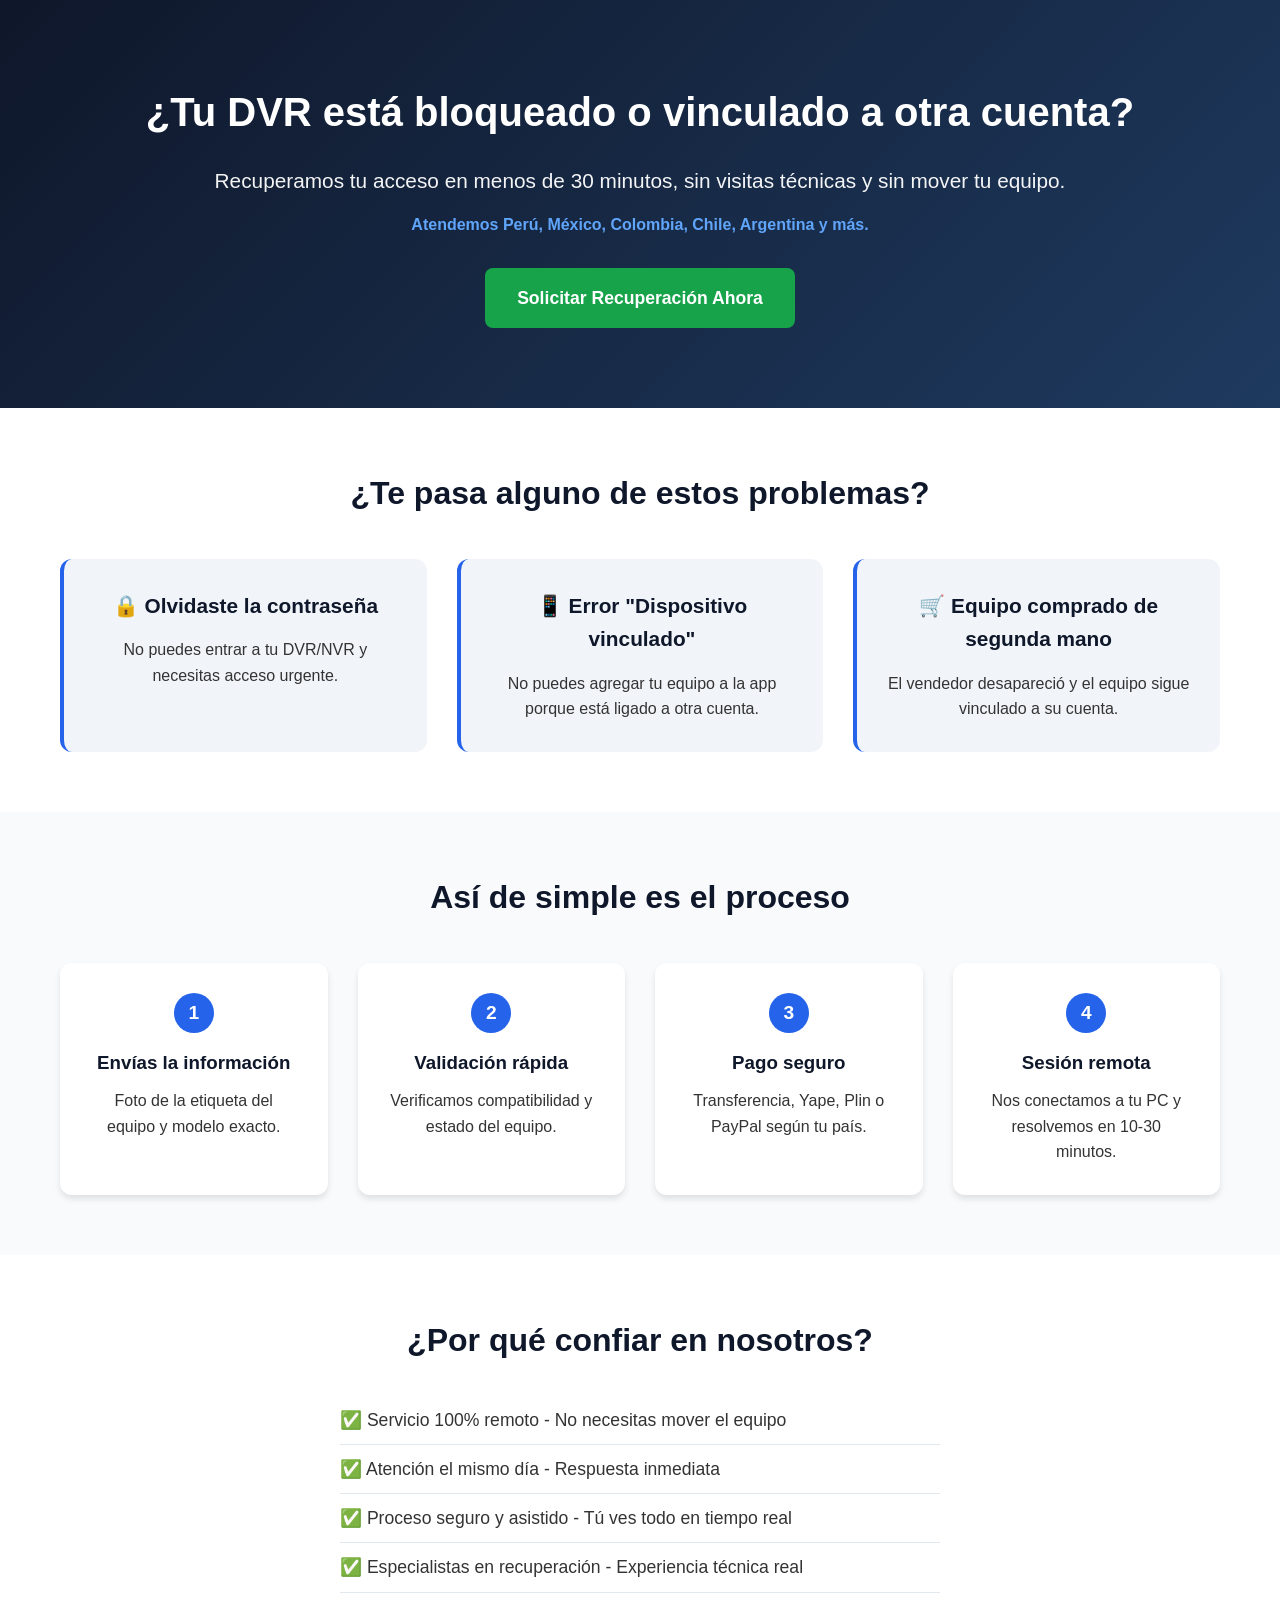
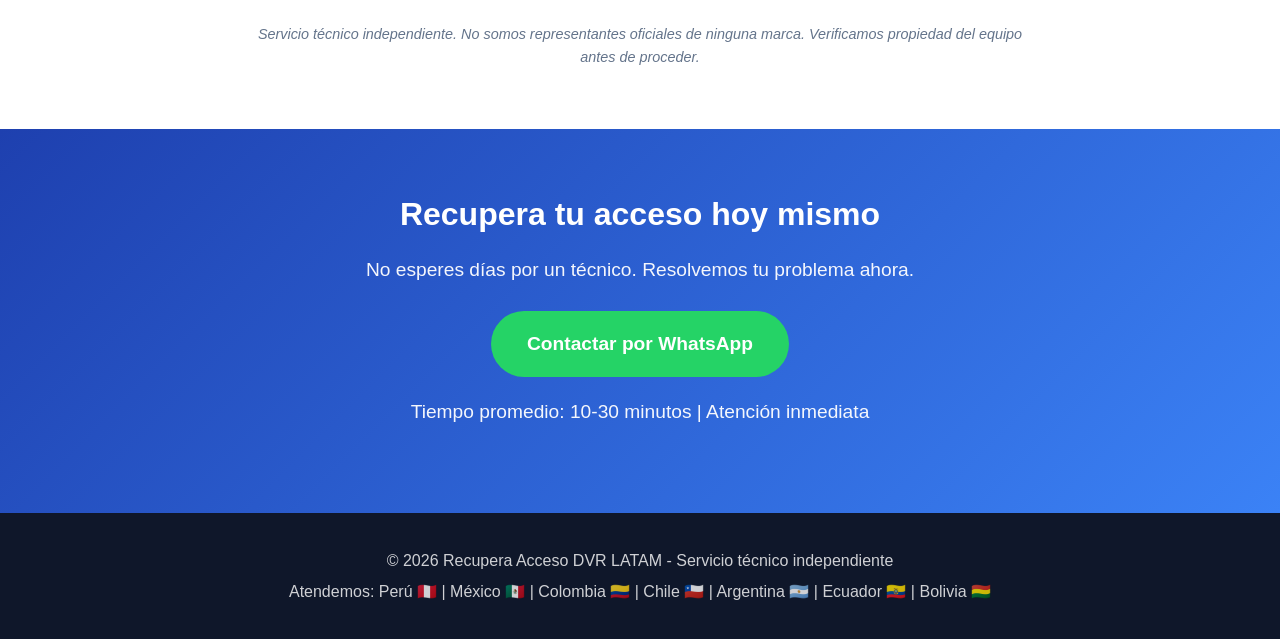
<file: index.html>
<!DOCTYPE html>
<html lang="es">
<head>
    <meta charset="UTF-8">
    <meta name="viewport" content="width=device-width, initial-scale=1.0">
    <title>Recupera Acceso a tu DVR | Servicio Remoto LATAM</title>
    <meta name="description" content="Servicio profesional de recuperación de acceso a DVR y cámaras. Desvinculación de cuentas y reset de contraseña 100% remoto. Atendemos toda Latinoamérica.">
    <link rel="stylesheet" href="style.css">
</head>
<body>

    <header class="hero">
        <div class="container">
            <h1>¿Tu DVR está bloqueado o vinculado a otra cuenta?</h1>
            <p class="subtitle">Recuperamos tu acceso en menos de 30 minutos, sin visitas técnicas y sin mover tu equipo.</p>
            <p class="highlight">Atendemos Perú, México, Colombia, Chile, Argentina y más.</p>
            <a href="#contacto" class="btn-primary">Solicitar Recuperación Ahora</a>
        </div>
    </header>

    <section class="problems">
        <div class="container">
            <h2>¿Te pasa alguno de estos problemas?</h2>
            <div class="grid">
                <div class="card">
                    <h3>🔒 Olvidaste la contraseña</h3>
                    <p>No puedes entrar a tu DVR/NVR y necesitas acceso urgente.</p>
                </div>
                <div class="card">
                    <h3>📱 Error "Dispositivo vinculado"</h3>
                    <p>No puedes agregar tu equipo a la app porque está ligado a otra cuenta.</p>
                </div>
                <div class="card">
                    <h3>🛒 Equipo comprado de segunda mano</h3>
                    <p>El vendedor desapareció y el equipo sigue vinculado a su cuenta.</p>
                </div>
            </div>
        </div>
    </section>

    <section class="how-it-works">
        <div class="container">
            <h2>Así de simple es el proceso</h2>
            <div class="steps">
                <div class="step">
                    <span class="number">1</span>
                    <h3>Envías la información</h3>
                    <p>Foto de la etiqueta del equipo y modelo exacto.</p>
                </div>
                <div class="step">
                    <span class="number">2</span>
                    <h3>Validación rápida</h3>
                    <p>Verificamos compatibilidad y estado del equipo.</p>
                </div>
                <div class="step">
                    <span class="number">3</span>
                    <h3>Pago seguro</h3>
                    <p>Transferencia, Yape, Plin o PayPal según tu país.</p>
                </div>
                <div class="step">
                    <span class="number">4</span>
                    <h3>Sesión remota</h3>
                    <p>Nos conectamos a tu PC y resolvemos en 10-30 minutos.</p>
                </div>
            </div>
        </div>
    </section>

    <section class="trust">
        <div class="container">
            <h2>¿Por qué confiar en nosotros?</h2>
            <ul>
                <li>✅ Servicio 100% remoto - No necesitas mover el equipo</li>
                <li>✅ Atención el mismo día - Respuesta inmediata</li>
                <li>✅ Proceso seguro y asistido - Tú ves todo en tiempo real</li>
                <li>✅ Especialistas en recuperación - Experiencia técnica real</li>
            </ul>
            <p class="legal-note">Servicio técnico independiente. No somos representantes oficiales de ninguna marca. Verificamos propiedad del equipo antes de proceder.</p>
        </div>
    </section>

    <section id="contacto" class="cta">
        <div class="container">
            <h2>Recupera tu acceso hoy mismo</h2>
            <p>No esperes días por un técnico. Resolvemos tu problema ahora.</p>
            <a href="https://wa.me/51914239762?text=Hola,%20necesito%20recuperar%20acceso%20a%20mi%20DVR" class="btn-whatsapp" target="_blank">Contactar por WhatsApp</a>
            <p class="small">Tiempo promedio: 10-30 minutos | Atención inmediata</p>
        </div>
    </section>

    <footer>
        <div class="container">
            <p>&copy; 2026 Recupera Acceso DVR LATAM - Servicio técnico independiente</p>
            <p>Atendemos: Perú 🇵🇪 | México 🇲🇽 | Colombia 🇨🇴 | Chile 🇨🇱 | Argentina 🇦🇷 | Ecuador 🇪🇨 | Bolivia 🇧🇴</p>
        </div>
    </footer>

</body>
</html>
</file>
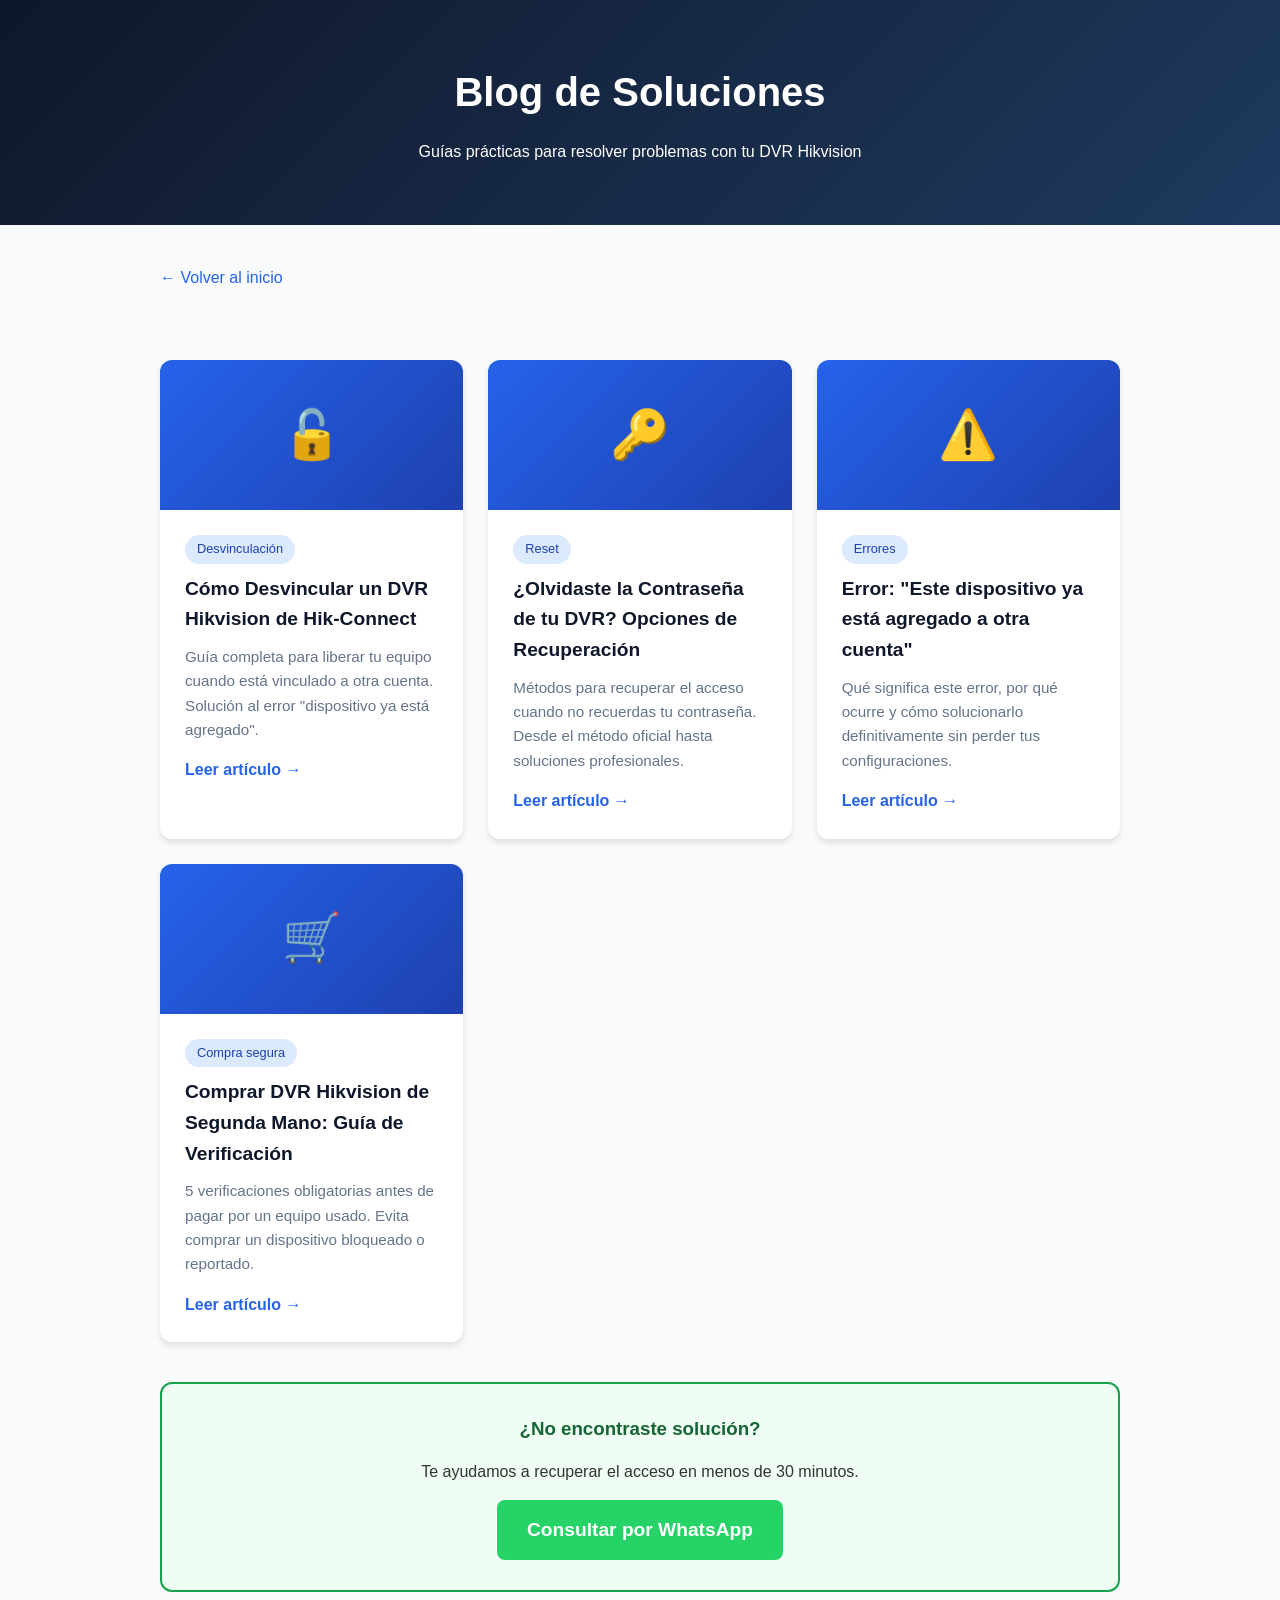
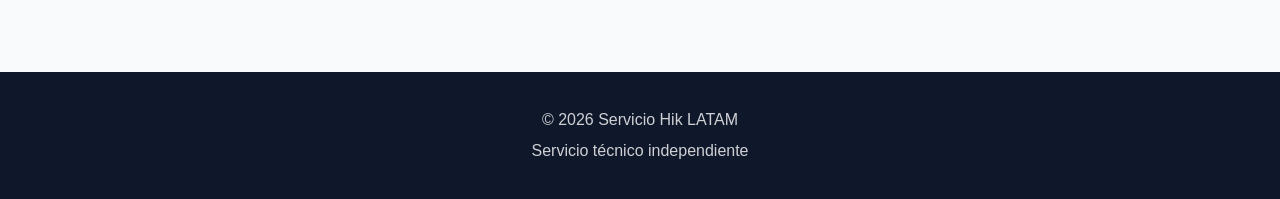
<file: blog/index.html>
<!DOCTYPE html>
<html lang="es">
<head>
    <meta charset="UTF-8">
    <meta name="viewport" content="width=device-width, initial-scale=1.0">
    <title>Blog | Soluciones para DVR Hikvision | Recuperación de Acceso</title>
    <meta name="description" content="Guías y soluciones para problemas con DVR Hikvision. Aprende a desvincular Hik-Connect, resetear contraseñas y resolver errores de dispositivos bloqueados.">
    <link rel="stylesheet" href="../style.css">
    <style>
        .blog-container { max-width: 1000px; margin: 0 auto; padding: 40px 20px; }
        .blog-header { background: linear-gradient(135deg, #0f172a 0%, #1e3a5f 100%); color: white; padding: 60px 20px; text-align: center; }
        .blog-header h1 { font-size: 2.5rem; margin-bottom: 15px; }
        .blog-grid { display: grid; grid-template-columns: repeat(auto-fit, minmax(300px, 1fr)); gap: 25px; margin: 40px 0; }
        
        .blog-card { background: white; border-radius: 12px; overflow: hidden; box-shadow: 0 4px 6px rgba(0,0,0,0.1); transition: transform 0.2s; }
        .blog-card:hover { transform: translateY(-5px); }
        .blog-card-image { height: 150px; background: linear-gradient(135deg, #2563eb 0%, #1e40af 100%); display: flex; align-items: center; justify-content: center; font-size: 3rem; }
        .blog-card-content { padding: 25px; }
        .blog-card h3 { color: #0f172a; font-size: 1.2rem; margin-bottom: 10px; }
        .blog-card p { color: #64748b; font-size: 0.95rem; line-height: 1.6; margin-bottom: 15px; }
        .blog-card .tag { display: inline-block; background: #dbeafe; color: #1e40af; padding: 4px 12px; border-radius: 20px; font-size: 0.8rem; margin-bottom: 10px; }
        .read-more { color: #2563eb; text-decoration: none; font-weight: 600; }
        .read-more:hover { text-decoration: underline; }
        
        .cta-section { background: #f0fdf4; border: 2px solid #16a34a; border-radius: 12px; padding: 30px; text-align: center; margin: 40px 0; }
        .cta-section h3 { color: #166534; margin-bottom: 15px; }
        .btn-whatsapp { display: inline-block; background: #25d366; color: white; padding: 15px 30px; text-decoration: none; border-radius: 8px; font-weight: 700; margin-top: 15px; }
        
        .back-link { display: inline-block; margin-bottom: 30px; color: #2563eb; text-decoration: none; }
    </style>
</head>
<body>

    <header class="blog-header">
        <h1>Blog de Soluciones</h1>
        <p>Guías prácticas para resolver problemas con tu DVR Hikvision</p>
    </header>

    <div class="blog-container">
        
        <a href="../index.html" class="back-link">← Volver al inicio</a>

        <div class="blog-grid">

            <article class="blog-card">
                <div class="blog-card-image">🔓</div>
                <div class="blog-card-content">
                    <span class="tag">Desvinculación</span>
                    <h3>Cómo Desvincular un DVR Hikvision de Hik-Connect</h3>
                    <p>Guía completa para liberar tu equipo cuando está vinculado a otra cuenta. Solución al error "dispositivo ya está agregado".</p>
                    <a href="desvincular-hikvision.html" class="read-more">Leer artículo →</a>
                </div>
            </article>

            <article class="blog-card">
                <div class="blog-card-image">🔑</div>
                <div class="blog-card-content">
                    <span class="tag">Reset</span>
                    <h3>¿Olvidaste la Contraseña de tu DVR? Opciones de Recuperación</h3>
                    <p>Métodos para recuperar el acceso cuando no recuerdas tu contraseña. Desde el método oficial hasta soluciones profesionales.</p>
                    <a href="reset-password-dvr.html" class="read-more">Leer artículo →</a>
                </div>
            </article>

            <article class="blog-card">
                <div class="blog-card-image">⚠️</div>
                <div class="blog-card-content">
                    <span class="tag">Errores</span>
                    <h3>Error: "Este dispositivo ya está agregado a otra cuenta"</h3>
                    <p>Qué significa este error, por qué ocurre y cómo solucionarlo definitivamente sin perder tus configuraciones.</p>
                    <a href="error-dispositivo-vinculado.html" class="read-more">Leer artículo →</a>
                </div>
            </article>

            <article class="blog-card">
                <div class="blog-card-image">🛒</div>
                <div class="blog-card-content">
                    <span class="tag">Compra segura</span>
                    <h3>Comprar DVR Hikvision de Segunda Mano: Guía de Verificación</h3>
                    <p>5 verificaciones obligatorias antes de pagar por un equipo usado. Evita comprar un dispositivo bloqueado o reportado.</p>
                    <a href="comprar-dvr-segunda-mano.html" class="read-more">Leer artículo →</a>
                </div>
            </article>

        </div>

        <div class="cta-section">
            <h3>¿No encontraste solución?</h3>
            <p>Te ayudamos a recuperar el acceso en menos de 30 minutos.</p>
            <a href="https://wa.me/51914239762?text=Hola,%20leí%20el%20blog%20y%20necesito%20ayuda%20con%20mi%20DVR" class="btn-whatsapp" target="_blank">
                Consultar por WhatsApp
            </a>
        </div>

    </div>

    <footer style="background: #0f172a; color: white; text-align: center; padding: 30px;">
        <p>© 2026 Servicio Hik LATAM</p>
        <p>Servicio técnico independiente</p>
    </footer>

</body>
</html>
</file>
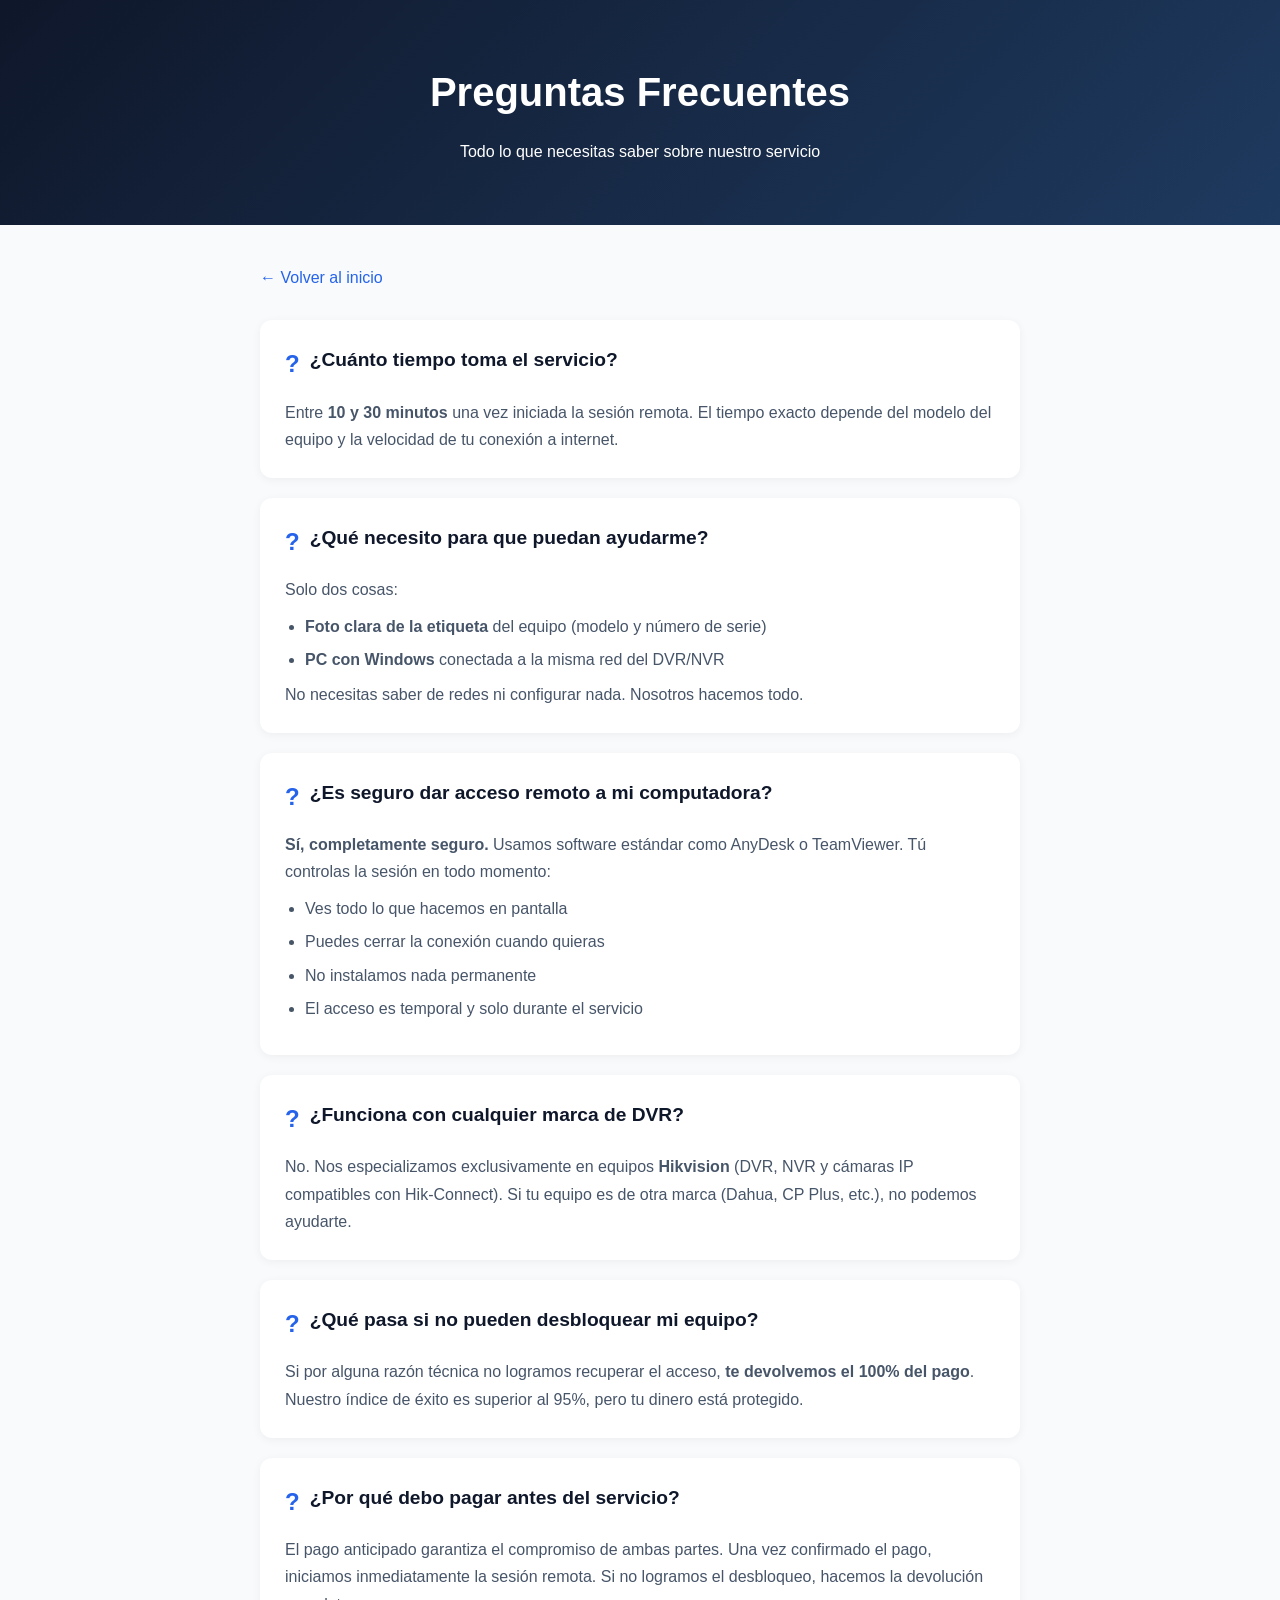
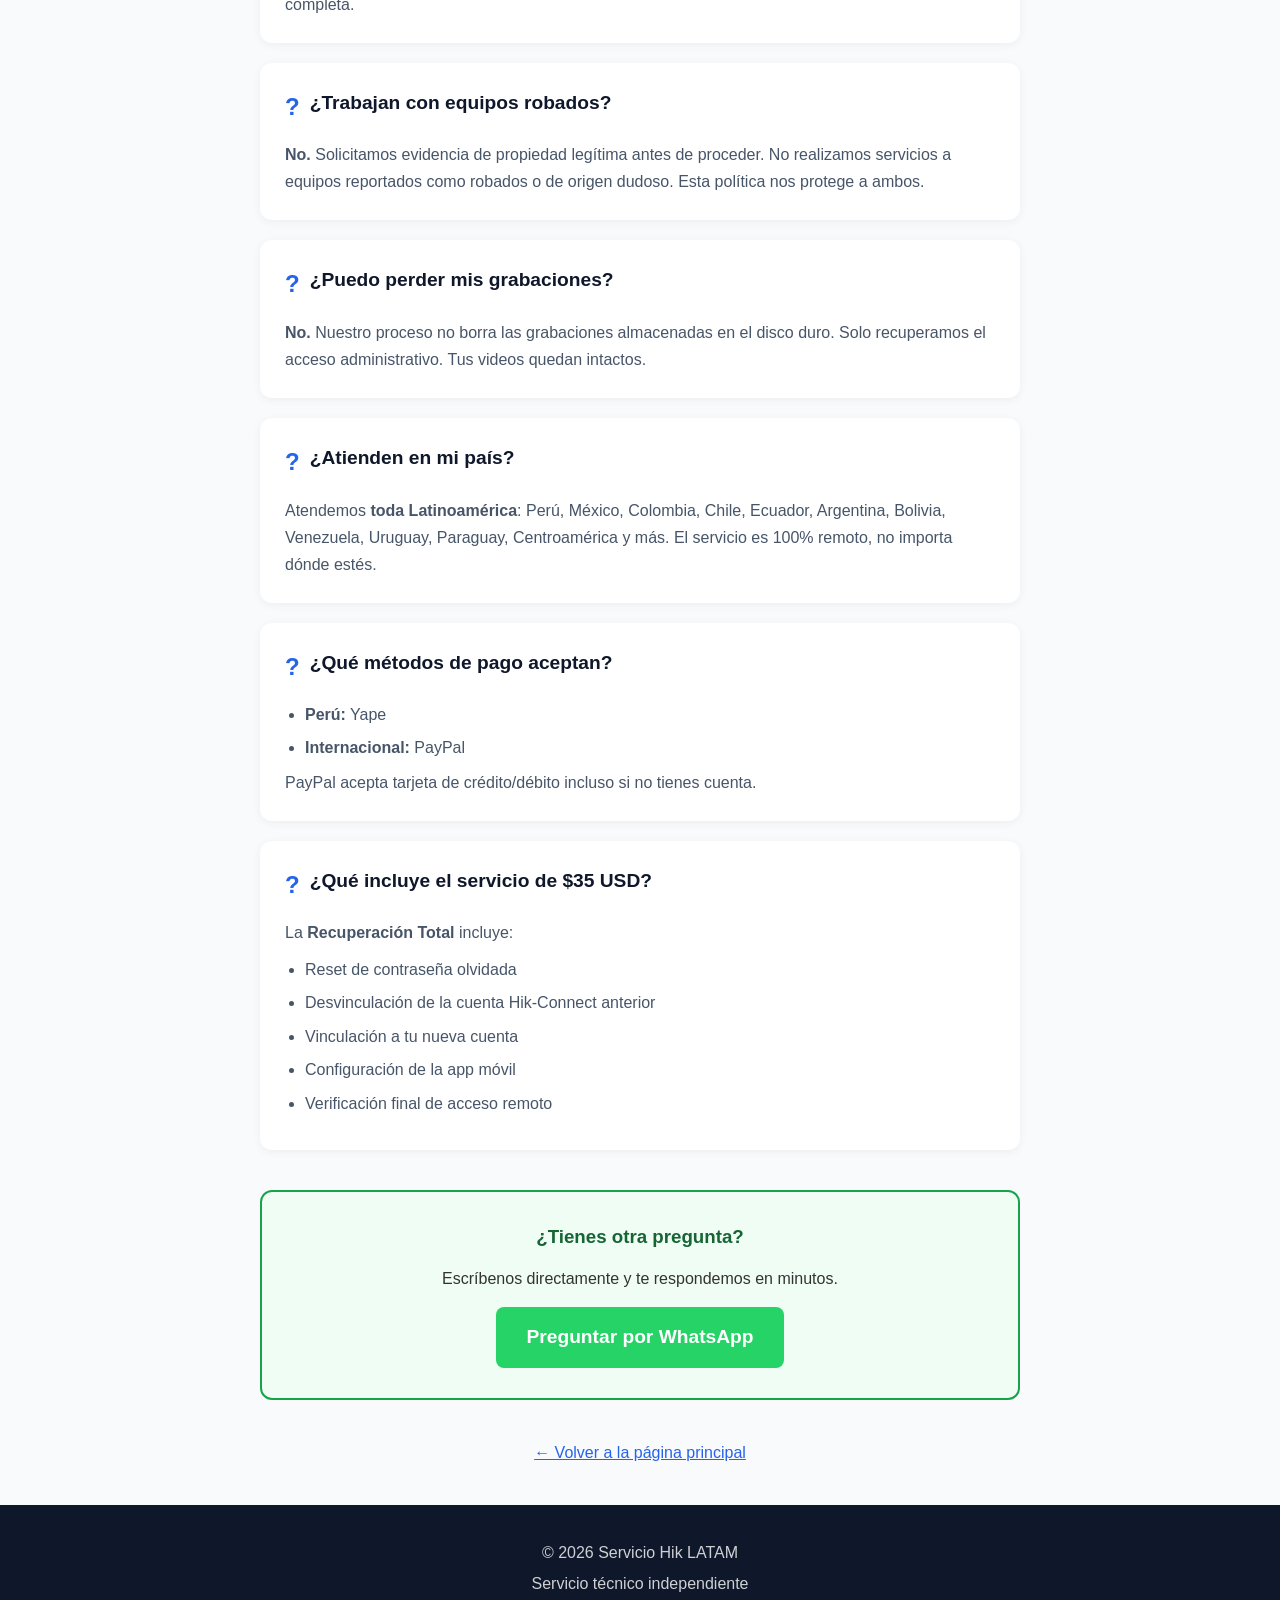
<file: faq/index.html>
<!DOCTYPE html>
<html lang="es">
<head>
    <meta charset="UTF-8">
    <meta name="viewport" content="width=device-width, initial-scale=1.0">
    <title>Preguntas Frecuentes | Recuperación DVR LATAM</title>
    <meta name="description" content="Respuestas a las preguntas más comunes sobre recuperación de acceso a DVR Hikvision. Servicio remoto seguro en toda Latinoamérica.">
    <link rel="stylesheet" href="../style.css">
    <style>
        .faq-container { max-width: 800px; margin: 0 auto; padding: 40px 20px; }
        .faq-header { background: linear-gradient(135deg, #0f172a 0%, #1e3a5f 100%); color: white; padding: 60px 20px; text-align: center; }
        .faq-header h1 { font-size: 2.5rem; margin-bottom: 15px; }
        .faq-item { background: white; border-radius: 12px; padding: 25px; margin-bottom: 20px; box-shadow: 0 2px 10px rgba(0,0,0,0.05); }
        .faq-item h3 { color: #0f172a; font-size: 1.2rem; margin-bottom: 15px; display: flex; align-items: flex-start; gap: 10px; }
        .faq-item h3 span { color: #2563eb; font-size: 1.5rem; }
        .faq-item p { color: #475569; line-height: 1.7; margin: 0; }
        .faq-item ul { margin: 10px 0 0 0; padding-left: 20px; color: #475569; }
        .faq-item li { margin-bottom: 8px; }
        .cta-section { background: #f0fdf4; border: 2px solid #16a34a; border-radius: 12px; padding: 30px; text-align: center; margin: 40px 0; }
        .cta-section h3 { color: #166534; margin-bottom: 15px; }
        .btn-whatsapp { display: inline-block; background: #25d366; color: white; padding: 15px 30px; text-decoration: none; border-radius: 8px; font-weight: 700; margin-top: 15px; }
        .back-link { display: inline-block; margin-bottom: 30px; color: #2563eb; text-decoration: none; }
        .back-link:hover { text-decoration: underline; }
    </style>
</head>
<body>

    <header class="faq-header">
        <h1>Preguntas Frecuentes</h1>
        <p>Todo lo que necesitas saber sobre nuestro servicio</p>
    </header>

    <div class="faq-container">
        
        <a href="../index.html" class="back-link">← Volver al inicio</a>

        <div class="faq-item">
            <h3><span>?</span> ¿Cuánto tiempo toma el servicio?</h3>
            <p>Entre <strong>10 y 30 minutos</strong> una vez iniciada la sesión remota. El tiempo exacto depende del modelo del equipo y la velocidad de tu conexión a internet.</p>
        </div>

        <div class="faq-item">
            <h3><span>?</span> ¿Qué necesito para que puedan ayudarme?</h3>
            <p>Solo dos cosas:</p>
            <ul>
                <li><strong>Foto clara de la etiqueta</strong> del equipo (modelo y número de serie)</li>
                <li><strong>PC con Windows</strong> conectada a la misma red del DVR/NVR</li>
            </ul>
            <p>No necesitas saber de redes ni configurar nada. Nosotros hacemos todo.</p>
        </div>

        <div class="faq-item">
            <h3><span>?</span> ¿Es seguro dar acceso remoto a mi computadora?</h3>
            <p><strong>Sí, completamente seguro.</strong> Usamos software estándar como AnyDesk o TeamViewer. Tú controlas la sesión en todo momento:</p>
            <ul>
                <li>Ves todo lo que hacemos en pantalla</li>
                <li>Puedes cerrar la conexión cuando quieras</li>
                <li>No instalamos nada permanente</li>
                <li>El acceso es temporal y solo durante el servicio</li>
            </ul>
        </div>

        <div class="faq-item">
            <h3><span>?</span> ¿Funciona con cualquier marca de DVR?</h3>
            <p>No. Nos especializamos exclusivamente en equipos <strong>Hikvision</strong> (DVR, NVR y cámaras IP compatibles con Hik-Connect). Si tu equipo es de otra marca (Dahua, CP Plus, etc.), no podemos ayudarte.</p>
        </div>

        <div class="faq-item">
            <h3><span>?</span> ¿Qué pasa si no pueden desbloquear mi equipo?</h3>
            <p>Si por alguna razón técnica no logramos recuperar el acceso, <strong>te devolvemos el 100% del pago</strong>. Nuestro índice de éxito es superior al 95%, pero tu dinero está protegido.</p>
        </div>

        <div class="faq-item">
            <h3><span>?</span> ¿Por qué debo pagar antes del servicio?</h3>
            <p>El pago anticipado garantiza el compromiso de ambas partes. Una vez confirmado el pago, iniciamos inmediatamente la sesión remota. Si no logramos el desbloqueo, hacemos la devolución completa.</p>
        </div>

        <div class="faq-item">
            <h3><span>?</span> ¿Trabajan con equipos robados?</h3>
            <p><strong>No.</strong> Solicitamos evidencia de propiedad legítima antes de proceder. No realizamos servicios a equipos reportados como robados o de origen dudoso. Esta política nos protege a ambos.</p>
        </div>

        <div class="faq-item">
            <h3><span>?</span> ¿Puedo perder mis grabaciones?</h3>
            <p><strong>No.</strong> Nuestro proceso no borra las grabaciones almacenadas en el disco duro. Solo recuperamos el acceso administrativo. Tus videos quedan intactos.</p>
        </div>

        <div class="faq-item">
            <h3><span>?</span> ¿Atienden en mi país?</h3>
            <p>Atendemos <strong>toda Latinoamérica</strong>: Perú, México, Colombia, Chile, Ecuador, Argentina, Bolivia, Venezuela, Uruguay, Paraguay, Centroamérica y más. El servicio es 100% remoto, no importa dónde estés.</p>
        </div>

        <div class="faq-item">
            <h3><span>?</span> ¿Qué métodos de pago aceptan?</h3>
            <ul>
                <li><strong>Perú:</strong> Yape</li>
                <li><strong>Internacional:</strong> PayPal</li>
            </ul>
            <p>PayPal acepta tarjeta de crédito/débito incluso si no tienes cuenta.</p>
        </div>

        <div class="faq-item">
            <h3><span>?</span> ¿Qué incluye el servicio de $35 USD?</h3>
            <p>La <strong>Recuperación Total</strong> incluye:</p>
            <ul>
                <li>Reset de contraseña olvidada</li>
                <li>Desvinculación de la cuenta Hik-Connect anterior</li>
                <li>Vinculación a tu nueva cuenta</li>
                <li>Configuración de la app móvil</li>
                <li>Verificación final de acceso remoto</li>
            </ul>
        </div>

        <div class="cta-section">
            <h3>¿Tienes otra pregunta?</h3>
            <p>Escríbenos directamente y te respondemos en minutos.</p>
            <a href="https://wa.me/51914239762?text=Hola,%20tengo%20una%20pregunta%20sobre%20el%20servicio" class="btn-whatsapp" target="_blank">
                Preguntar por WhatsApp
            </a>
        </div>

        <p style="text-align: center; margin-top: 30px;">
            <a href="../index.html" style="color: #2563eb;">← Volver a la página principal</a>
        </p>

    </div>

    <footer style="background: #0f172a; color: white; text-align: center; padding: 30px;">
        <p>© 2026 Servicio Hik LATAM</p>
        <p>Servicio técnico independiente</p>
    </footer>

</body>
</html>
</file>
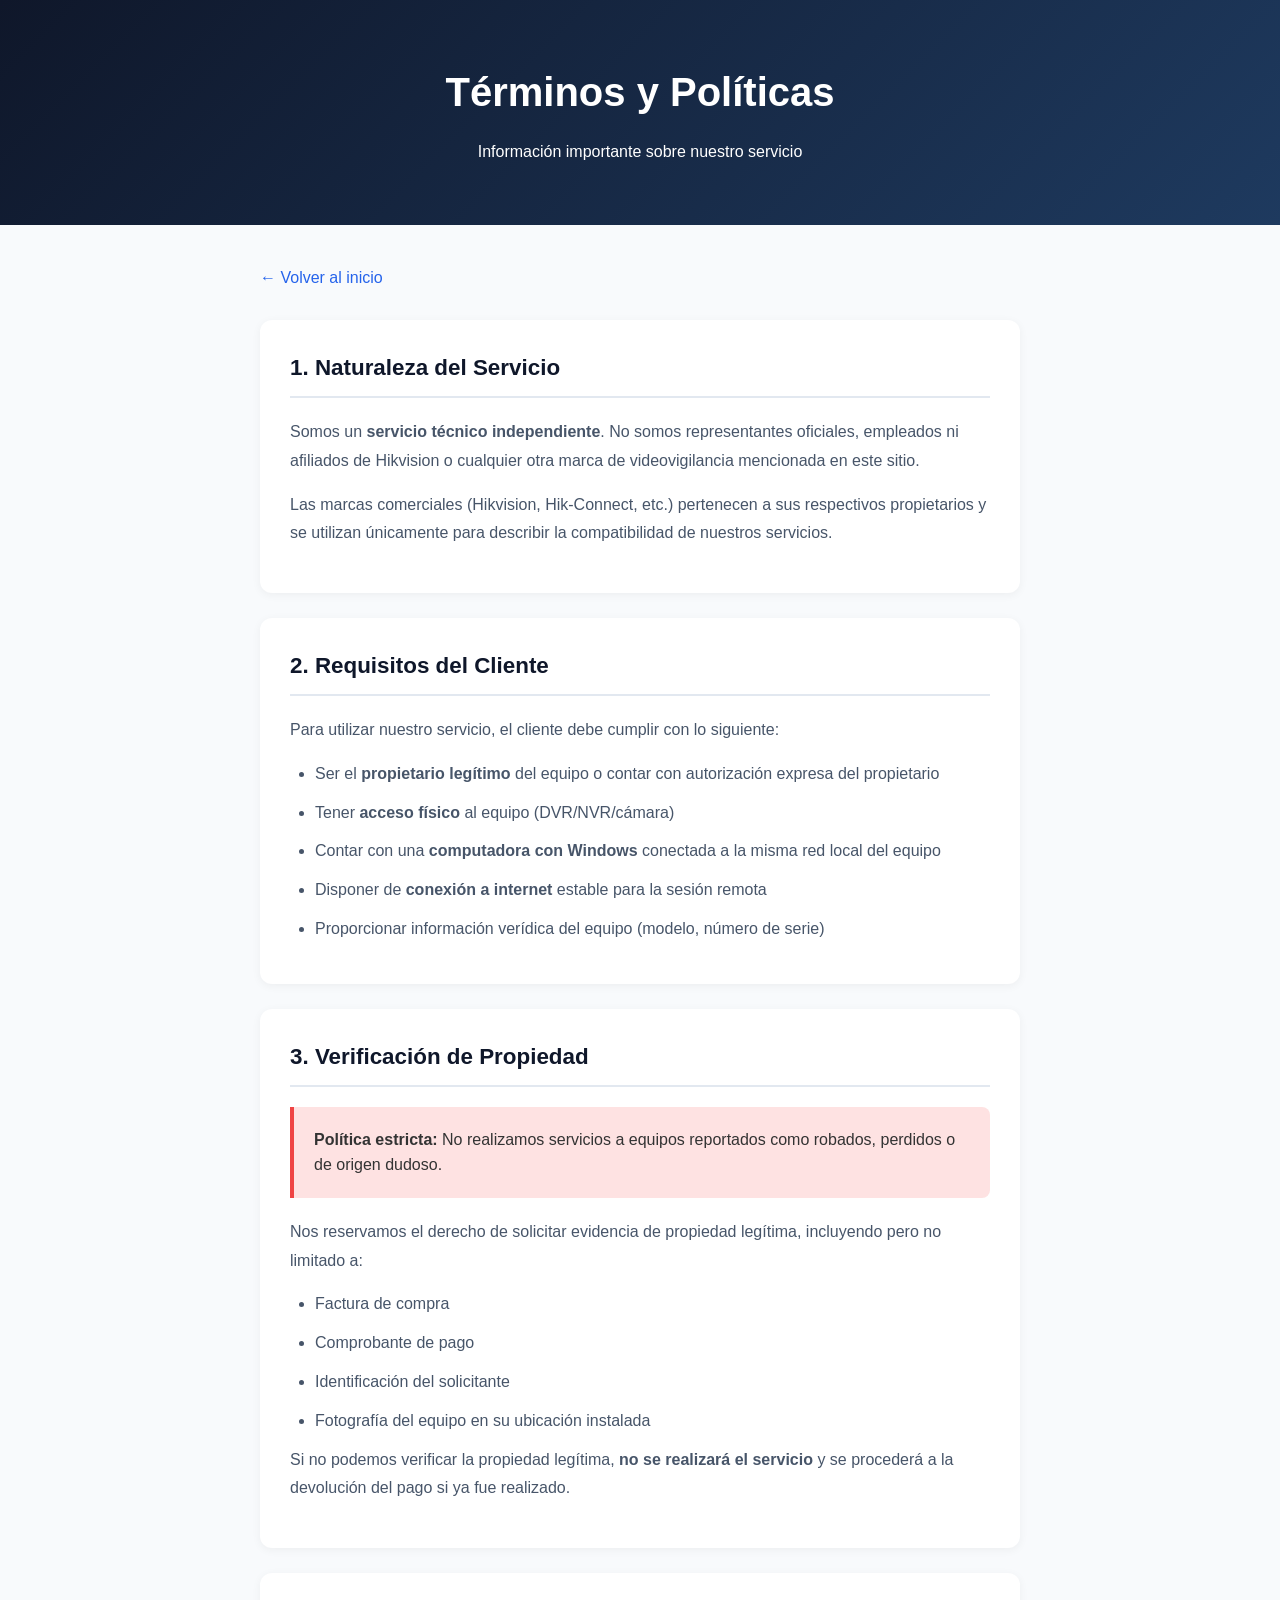
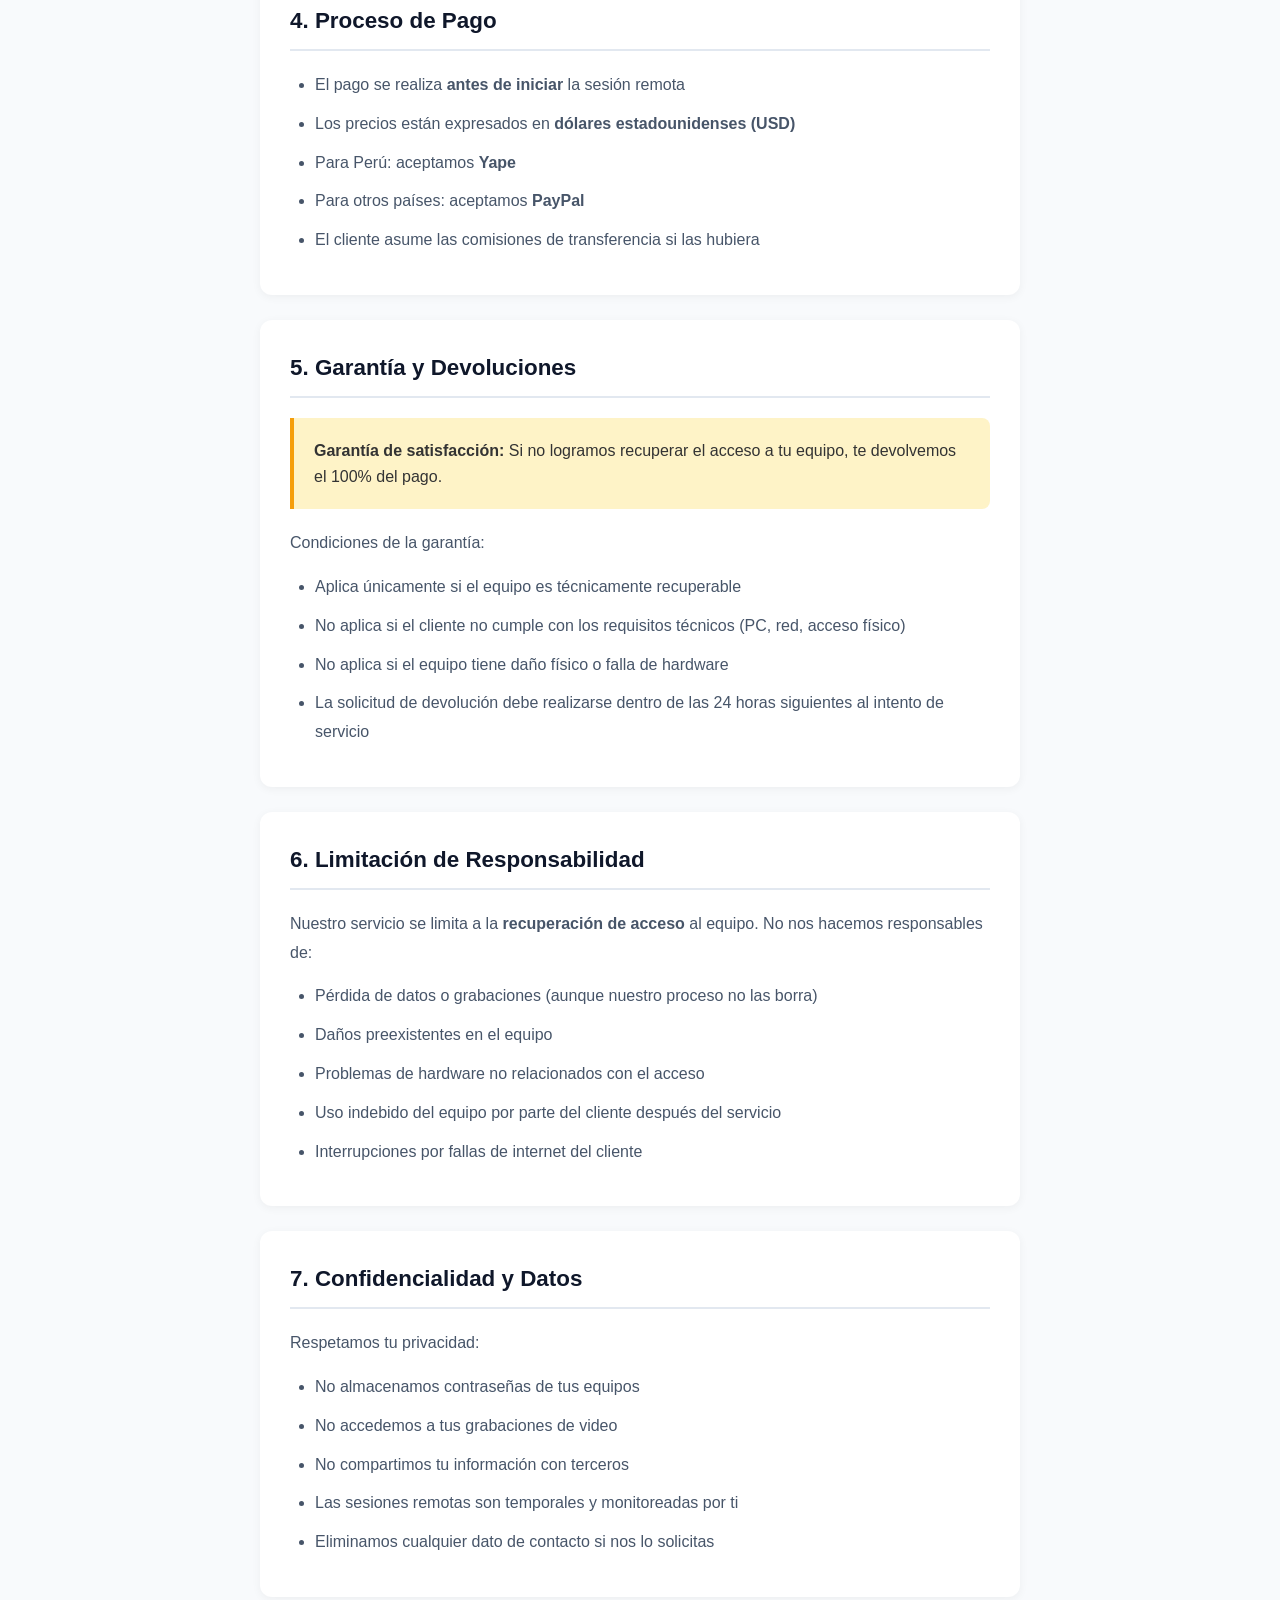
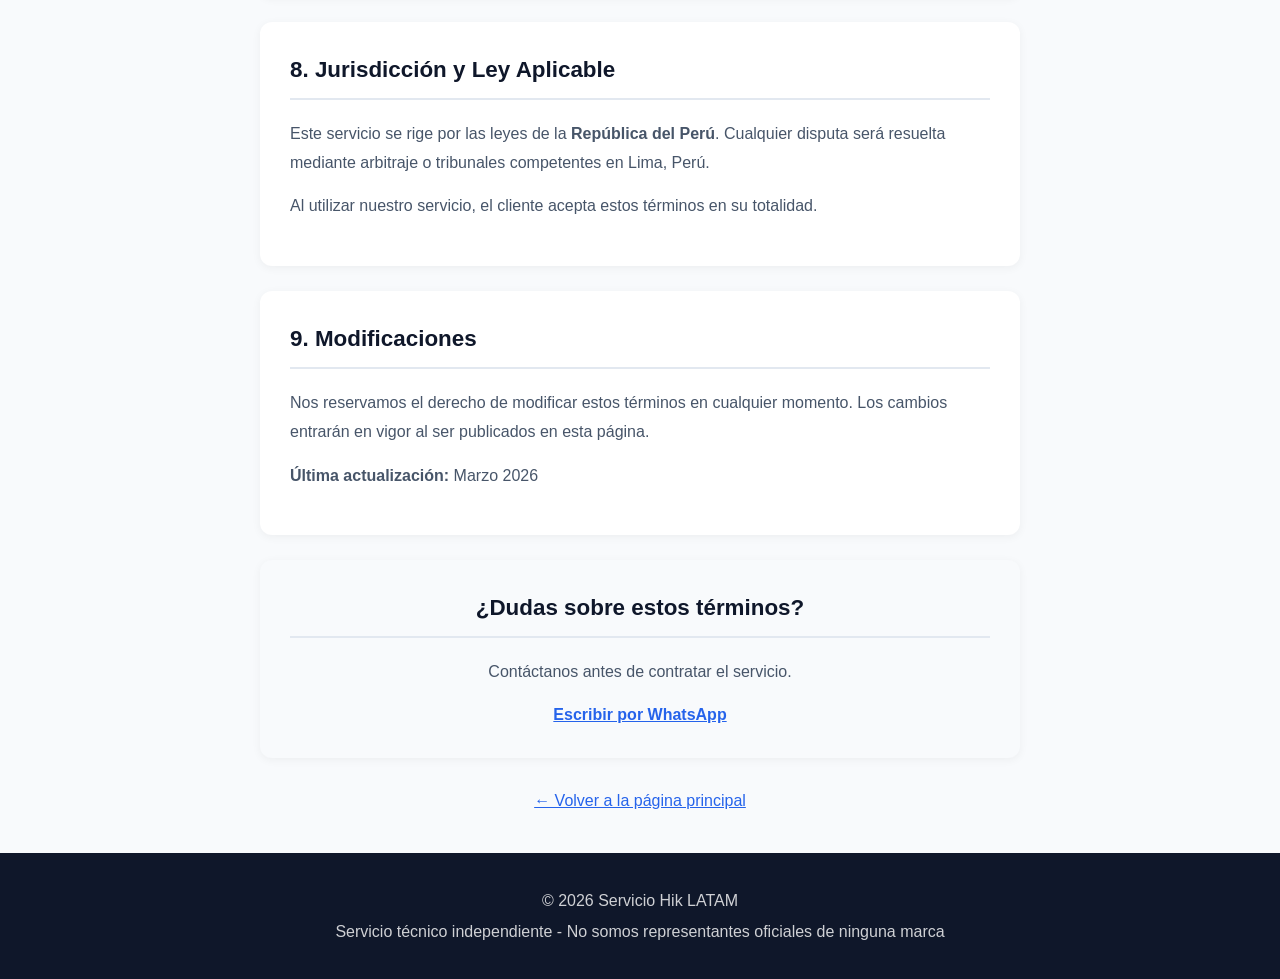
<file: legal/index.html>
<!DOCTYPE html>
<html lang="es">
<head>
    <meta charset="UTF-8">
    <meta name="viewport" content="width=device-width, initial-scale=1.0">
    <title>Términos y Políticas | Recuperación DVR LATAM</title>
    <meta name="description" content="Términos de servicio, políticas de privacidad y condiciones de uso. Servicio técnico independiente especializado en recuperación de acceso.">
    <link rel="stylesheet" href="../style.css">
    <style>
        .legal-container { max-width: 800px; margin: 0 auto; padding: 40px 20px; }
        .legal-header { background: linear-gradient(135deg, #0f172a 0%, #1e3a5f 100%); color: white; padding: 60px 20px; text-align: center; }
        .legal-header h1 { font-size: 2.5rem; margin-bottom: 15px; }
        .legal-section { background: white; border-radius: 12px; padding: 30px; margin-bottom: 25px; box-shadow: 0 2px 10px rgba(0,0,0,0.05); }
        .legal-section h2 { color: #0f172a; font-size: 1.4rem; margin-bottom: 20px; border-bottom: 2px solid #e2e8f0; padding-bottom: 10px; }
        .legal-section h3 { color: #334155; font-size: 1.1rem; margin: 25px 0 15px 0; }
        .legal-section p { color: #475569; line-height: 1.8; margin-bottom: 15px; }
        .legal-section ul { color: #475569; line-height: 1.8; padding-left: 25px; }
        .legal-section li { margin-bottom: 10px; }
        .highlight-box { background: #fef3c7; border-left: 4px solid #f59e0b; padding: 20px; margin: 20px 0; border-radius: 0 8px 8px 0; }
        .warning-box { background: #fee2e2; border-left: 4px solid #ef4444; padding: 20px; margin: 20px 0; border-radius: 0 8px 8px 0; }
        .back-link { display: inline-block; margin-bottom: 30px; color: #2563eb; text-decoration: none; }
        .back-link:hover { text-decoration: underline; }
    </style>
</head>
<body>

    <header class="legal-header">
        <h1>Términos y Políticas</h1>
        <p>Información importante sobre nuestro servicio</p>
    </header>

    <div class="legal-container">
        
        <a href="../index.html" class="back-link">← Volver al inicio</a>

        <div class="legal-section">
            <h2>1. Naturaleza del Servicio</h2>
            <p>Somos un <strong>servicio técnico independiente</strong>. No somos representantes oficiales, empleados ni afiliados de Hikvision o cualquier otra marca de videovigilancia mencionada en este sitio.</p>
            <p>Las marcas comerciales (Hikvision, Hik-Connect, etc.) pertenecen a sus respectivos propietarios y se utilizan únicamente para describir la compatibilidad de nuestros servicios.</p>
        </div>

        <div class="legal-section">
            <h2>2. Requisitos del Cliente</h2>
            <p>Para utilizar nuestro servicio, el cliente debe cumplir con lo siguiente:</p>
            <ul>
                <li>Ser el <strong>propietario legítimo</strong> del equipo o contar con autorización expresa del propietario</li>
                <li>Tener <strong>acceso físico</strong> al equipo (DVR/NVR/cámara)</li>
                <li>Contar con una <strong>computadora con Windows</strong> conectada a la misma red local del equipo</li>
                <li>Disponer de <strong>conexión a internet</strong> estable para la sesión remota</li>
                <li>Proporcionar información verídica del equipo (modelo, número de serie)</li>
            </ul>
        </div>

        <div class="legal-section">
            <h2>3. Verificación de Propiedad</h2>
            <div class="warning-box">
                <strong>Política estricta:</strong> No realizamos servicios a equipos reportados como robados, perdidos o de origen dudoso.
            </div>
            <p>Nos reservamos el derecho de solicitar evidencia de propiedad legítima, incluyendo pero no limitado a:</p>
            <ul>
                <li>Factura de compra</li>
                <li>Comprobante de pago</li>
                <li>Identificación del solicitante</li>
                <li>Fotografía del equipo en su ubicación instalada</li>
            </ul>
            <p>Si no podemos verificar la propiedad legítima, <strong>no se realizará el servicio</strong> y se procederá a la devolución del pago si ya fue realizado.</p>
        </div>

        <div class="legal-section">
            <h2>4. Proceso de Pago</h2>
            <ul>
                <li>El pago se realiza <strong>antes de iniciar</strong> la sesión remota</li>
                <li>Los precios están expresados en <strong>dólares estadounidenses (USD)</strong></li>
                <li>Para Perú: aceptamos <strong>Yape</strong></li>
                <li>Para otros países: aceptamos <strong>PayPal</strong></li>
                <li>El cliente asume las comisiones de transferencia si las hubiera</li>
            </ul>
        </div>

        <div class="legal-section">
            <h2>5. Garantía y Devoluciones</h2>
            <div class="highlight-box">
                <strong>Garantía de satisfacción:</strong> Si no logramos recuperar el acceso a tu equipo, te devolvemos el 100% del pago.
            </div>
            <p>Condiciones de la garantía:</p>
            <ul>
                <li>Aplica únicamente si el equipo es técnicamente recuperable</li>
                <li>No aplica si el cliente no cumple con los requisitos técnicos (PC, red, acceso físico)</li>
                <li>No aplica si el equipo tiene daño físico o falla de hardware</li>
                <li>La solicitud de devolución debe realizarse dentro de las 24 horas siguientes al intento de servicio</li>
            </ul>
        </div>

        <div class="legal-section">
            <h2>6. Limitación de Responsabilidad</h2>
            <p>Nuestro servicio se limita a la <strong>recuperación de acceso</strong> al equipo. No nos hacemos responsables de:</p>
            <ul>
                <li>Pérdida de datos o grabaciones (aunque nuestro proceso no las borra)</li>
                <li>Daños preexistentes en el equipo</li>
                <li>Problemas de hardware no relacionados con el acceso</li>
                <li>Uso indebido del equipo por parte del cliente después del servicio</li>
                <li>Interrupciones por fallas de internet del cliente</li>
            </ul>
        </div>

        <div class="legal-section">
            <h2>7. Confidencialidad y Datos</h2>
            <p>Respetamos tu privacidad:</p>
            <ul>
                <li>No almacenamos contraseñas de tus equipos</li>
                <li>No accedemos a tus grabaciones de video</li>
                <li>No compartimos tu información con terceros</li>
                <li>Las sesiones remotas son temporales y monitoreadas por ti</li>
                <li>Eliminamos cualquier dato de contacto si nos lo solicitas</li>
            </ul>
        </div>

        <div class="legal-section">
            <h2>8. Jurisdicción y Ley Aplicable</h2>
            <p>Este servicio se rige por las leyes de la <strong>República del Perú</strong>. Cualquier disputa será resuelta mediante arbitraje o tribunales competentes en Lima, Perú.</p>
            <p>Al utilizar nuestro servicio, el cliente acepta estos términos en su totalidad.</p>
        </div>

        <div class="legal-section">
            <h2>9. Modificaciones</h2>
            <p>Nos reservamos el derecho de modificar estos términos en cualquier momento. Los cambios entrarán en vigor al ser publicados en esta página.</p>
            <p><strong>Última actualización:</strong> Marzo 2026</p>
        </div>

        <div class="legal-section" style="text-align: center; background: #f8fafc;">
            <h2>¿Dudas sobre estos términos?</h2>
            <p>Contáctanos antes de contratar el servicio.</p>
            <a href="https://wa.me/51914239762?text=Hola,%20tengo%20una%20duda%20sobre%20los%20términos%20del%20servicio" style="color: #2563eb; font-weight: 600;" target="_blank">
                Escribir por WhatsApp
            </a>
        </div>

        <p style="text-align: center; margin-top: 30px;">
            <a href="../index.html" style="color: #2563eb;">← Volver a la página principal</a>
        </p>

    </div>

    <footer style="background: #0f172a; color: white; text-align: center; padding: 30px;">
        <p>© 2026 Servicio Hik LATAM</p>
        <p>Servicio técnico independiente - No somos representantes oficiales de ninguna marca</p>
    </footer>

</body>
</html>
</file>
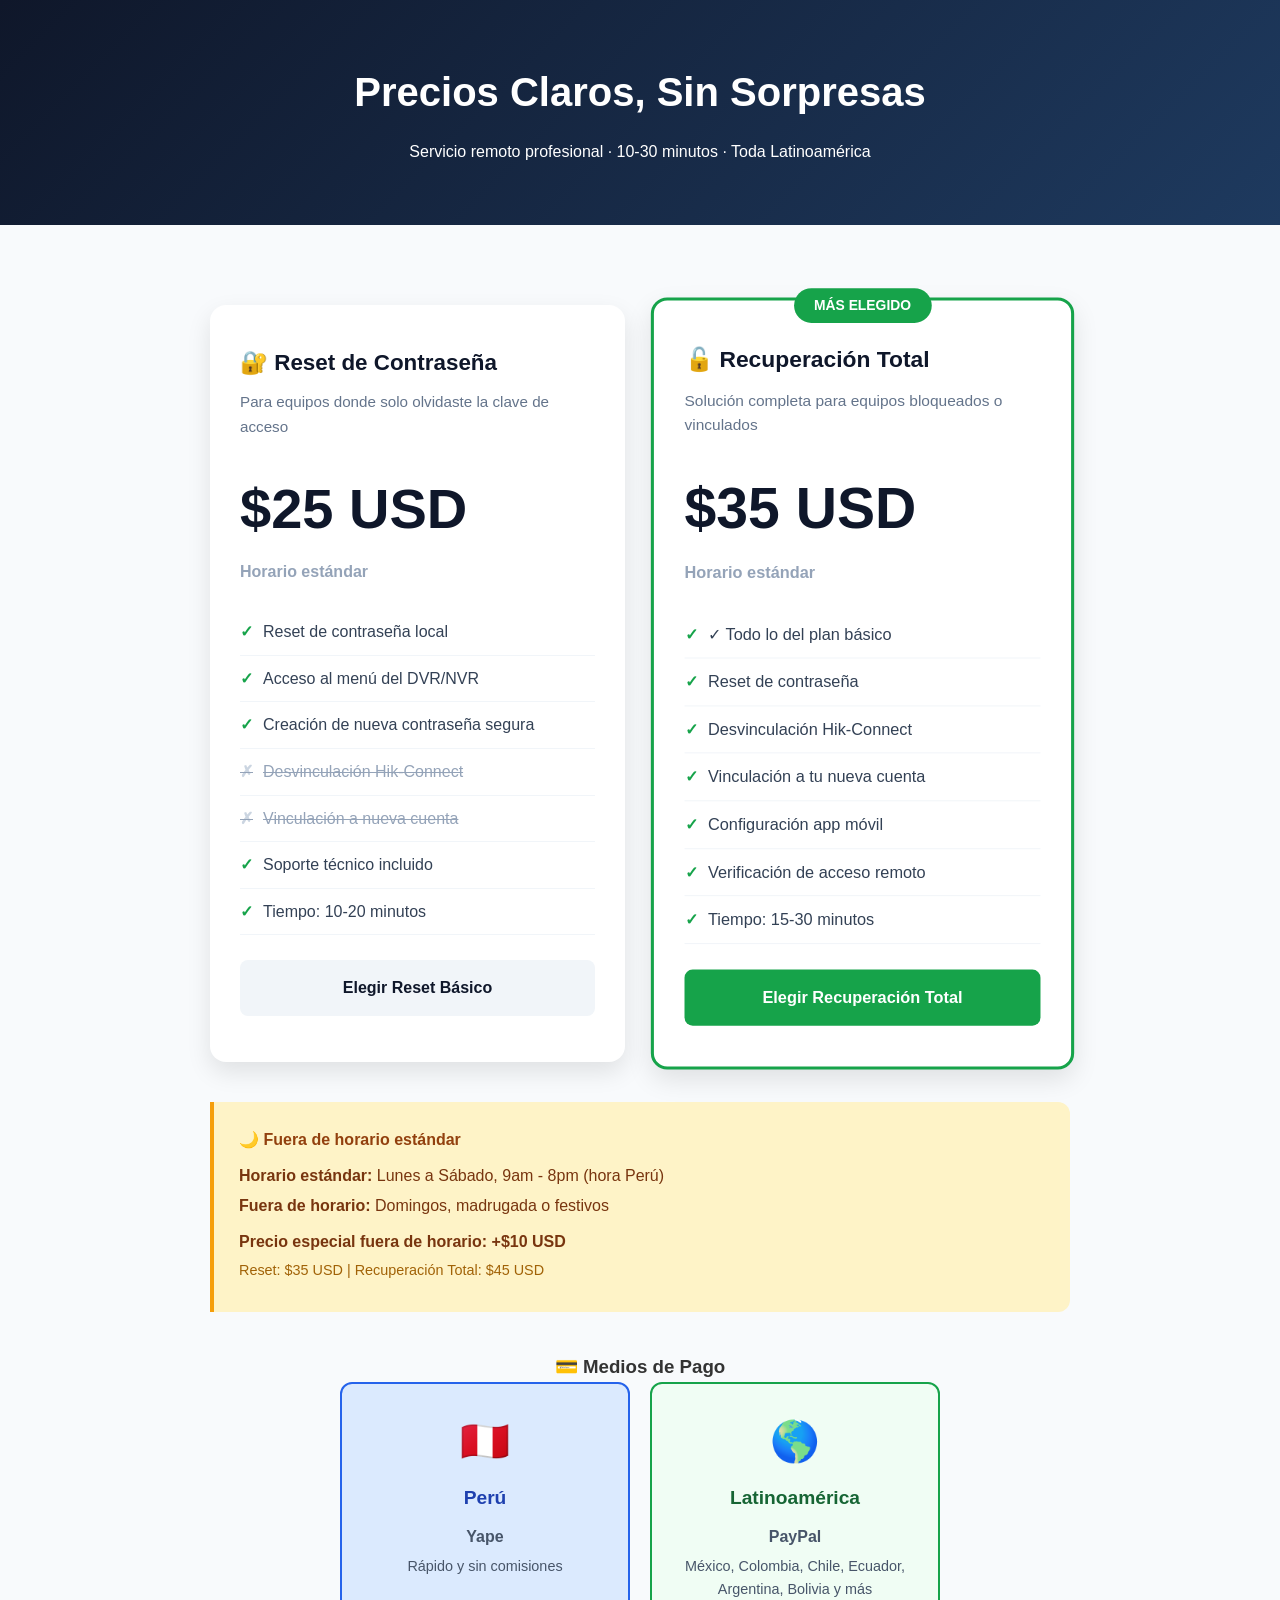
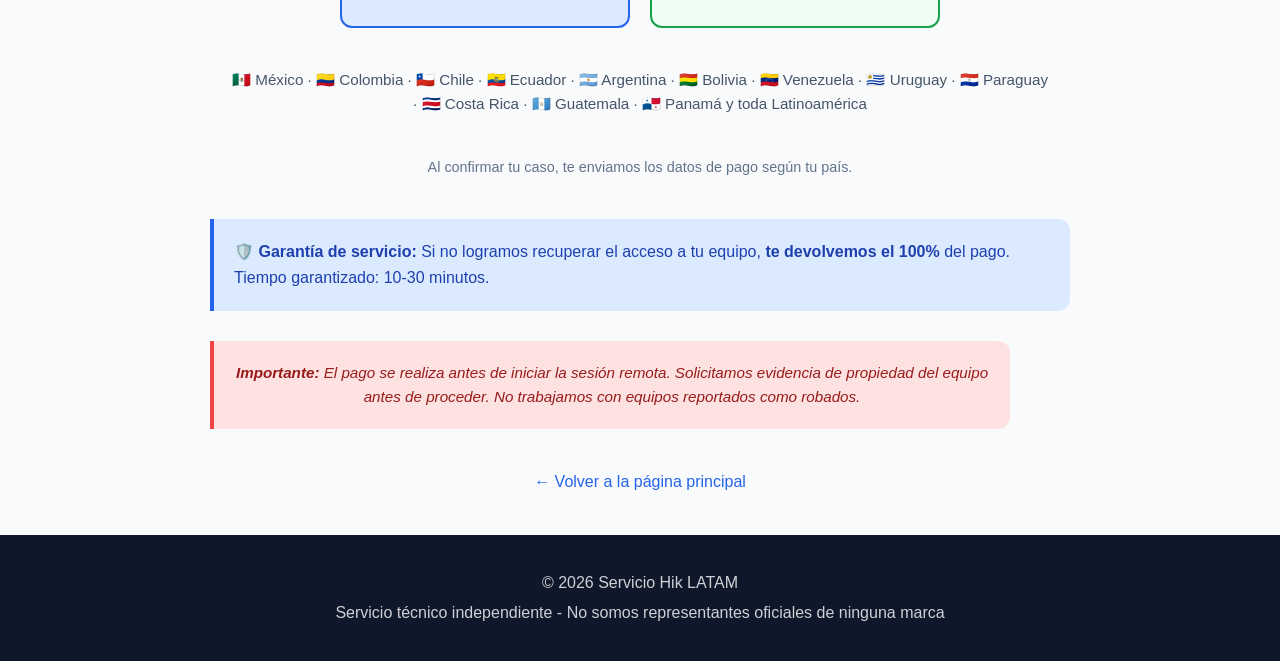
<file: precios/index.html>
<!DOCTYPE html>
<html lang="es">
<head>
    <meta charset="UTF-8">
    <meta name="viewport" content="width=device-width, initial-scale=1.0">
    <title>Precios del Servicio | Recuperación DVR LATAM</title>
    <meta name="description" content="Precios claros para recuperación de acceso a DVR Hikvision. Reset $25 USD | Reset + Desvinculación $35 USD. Servicio remoto en toda Latinoamérica.">
    <link rel="stylesheet" href="../style.css">
    <style>
        .pricing-container { max-width: 900px; margin: 0 auto; padding: 40px 20px; }
        .pricing-header { background: linear-gradient(135deg, #0f172a 0%, #1e3a5f 100%); color: white; padding: 60px 20px; text-align: center; }
        .pricing-header h1 { font-size: 2.5rem; margin-bottom: 15px; }
        .pricing-grid { display: grid; grid-template-columns: repeat(auto-fit, minmax(300px, 1fr)); gap: 30px; margin: 40px 0; }
        
        .price-card { background: white; border-radius: 16px; padding: 40px 30px; box-shadow: 0 10px 25px rgba(0,0,0,0.1); position: relative; }
        .price-card.popular { border: 3px solid #16a34a; transform: scale(1.02); }
        .popular-badge { position: absolute; top: -12px; left: 50%; transform: translateX(-50%); background: #16a34a; color: white; padding: 6px 20px; border-radius: 20px; font-size: 0.85rem; font-weight: 700; }
        
        .price-card h3 { color: #0f172a; font-size: 1.4rem; margin-bottom: 10px; }
        .price-card .desc { color: #64748b; font-size: 0.95rem; margin-bottom: 25px; }
        .price-amount { font-size: 3.5rem; font-weight: 700; color: #0f172a; margin: 20px 0; }
        .price-amount span { font-size: 1rem; color: #94a3b8; display: block; margin-top: 5px; }
        
        .features { list-style: none; padding: 0; margin: 25px 0; text-align: left; }
        .features li { padding: 10px 0; border-bottom: 1px solid #f1f5f9; color: #334155; display: flex; align-items: center; gap: 10px; }
        .features li:before { content: "✓"; color: #16a34a; font-weight: bold; }
        .features li.disabled { color: #94a3b8; text-decoration: line-through; }
        .features li.disabled:before { content: "✗"; color: #cbd5e1; }
        
        .btn-price { display: block; width: 100%; padding: 15px; border-radius: 8px; text-decoration: none; font-weight: 700; text-align: center; margin-top: 20px; transition: transform 0.2s; }
        .btn-price:hover { transform: translateY(-2px); }
        .btn-basic { background: #f1f5f9; color: #0f172a; }
        .btn-popular { background: #16a34a; color: white; }
        
        .express-box { background: #fef3c7; border-left: 4px solid #f59e0b; padding: 25px; margin: 30px 0; border-radius: 0 12px 12px 0; }
        .express-box h4 { color: #92400e; margin-bottom: 10px; }
        .express-box p { color: #78350f; margin: 5px 0; }
        
        .payment-section { text-align: center; margin: 40px 0; }
        .payment-grid { display: grid; grid-template-columns: repeat(auto-fit, minmax(250px, 1fr)); gap: 20px; max-width: 600px; margin: 0 auto; }
        .payment-item { border-radius: 12px; padding: 25px; text-align: center; }
        .payment-item.peru { background: #dbeafe; border: 2px solid #2563eb; }
        .payment-item.global { background: #f0fdf4; border: 2px solid #16a34a; }
        .payment-item h4 { margin-bottom: 10px; font-size: 1.2rem; }
        .payment-item.peru h4 { color: #1e40af; }
        .payment-item.global h4 { color: #166534; }
        .payment-item p { margin: 0; color: #475569; font-size: 1rem; }
        .payment-logo { font-size: 2.5rem; margin-bottom: 10px; }
        
        .countries-list { background: #f8fafc; border-radius: 12px; padding: 20px; margin: 20px 0; }
        .countries-list p { color: #475569; margin: 0; font-size: 0.95rem; }
        
        .guarantee-box { background: #dbeafe; border-left: 4px solid #2563eb; padding: 20px; margin: 30px 0; border-radius: 0 12px 12px 0; color: #1e40af; }
        
        .legal-note { background: #fee2e2; border-left: 4px solid #ef4444; padding: 20px; margin: 30px 0; border-radius: 0 12px 12px 0; color: #991b1b; font-size: 0.95rem; }
    </style>
</head>
<body>

    <header class="pricing-header">
        <h1>Precios Claros, Sin Sorpresas</h1>
        <p>Servicio remoto profesional · 10-30 minutos · Toda Latinoamérica</p>
    </header>

    <div class="pricing-container">
        
        <div class="pricing-grid">
            
            <!-- Plan Básico -->
            <div class="price-card">
                <h3>🔐 Reset de Contraseña</h3>
                <p class="desc">Para equipos donde solo olvidaste la clave de acceso</p>
                
                <div class="price-amount">
                    $25 USD
                    <span>Horario estándar</span>
                </div>
                
                <ul class="features">
                    <li>Reset de contraseña local</li>
                    <li>Acceso al menú del DVR/NVR</li>
                    <li>Creación de nueva contraseña segura</li>
                    <li class="disabled">Desvinculación Hik-Connect</li>
                    <li class="disabled">Vinculación a nueva cuenta</li>
                    <li>Soporte técnico incluido</li>
                    <li>Tiempo: 10-20 minutos</li>
                </ul>
                
                <a href="https://wa.me/51914239762?text=Hola,%20necesito%20solo%20reset%20de%20contraseña%20($25%20USD)" class="btn-price btn-basic" target="_blank">
                    Elegir Reset Básico
                </a>
            </div>

            <!-- Plan Completo (Popular) -->
            <div class="price-card popular">
                <div class="popular-badge">MÁS ELEGIDO</div>
                <h3>🔓 Recuperación Total</h3>
                <p class="desc">Solución completa para equipos bloqueados o vinculados</p>
                
                <div class="price-amount">
                    $35 USD
                    <span>Horario estándar</span>
                </div>
                
                <ul class="features">
                    <li>✓ Todo lo del plan básico</li>
                    <li>Reset de contraseña</li>
                    <li>Desvinculación Hik-Connect</li>
                    <li>Vinculación a tu nueva cuenta</li>
                    <li>Configuración app móvil</li>
                    <li>Verificación de acceso remoto</li>
                    <li>Tiempo: 15-30 minutos</li>
                </ul>
                
                <a href="https://wa.me/51914239762?text=Hola,%20necesito%20recuperación%20total%20($35%20USD)%20-%20reset%20%2B%20desvinculación" class="btn-price btn-popular" target="_blank">
                    Elegir Recuperación Total
                </a>
            </div>

        </div>

        <div class="express-box">
            <h4>🌙 Fuera de horario estándar</h4>
            <p><strong>Horario estándar:</strong> Lunes a Sábado, 9am - 8pm (hora Perú)</p>
            <p><strong>Fuera de horario:</strong> Domingos, madrugada o festivos</p>
            <p style="margin-top: 10px;"><strong>Precio especial fuera de horario: +$10 USD</strong></p>
            <p style="font-size: 0.9rem; color: #a16207;">Reset: $35 USD | Recuperación Total: $45 USD</p>
        </div>

        <div class="payment-section">
            <h3>💳 Medios de Pago</h3>
            
            <div class="payment-grid">
                
                <div class="payment-item peru">
                    <div class="payment-logo">🇵🇪</div>
                    <h4>Perú</h4>
                    <p><strong>Yape</strong></p>
                    <p style="font-size: 0.9rem; margin-top: 5px;">Rápido y sin comisiones</p>
                </div>

                <div class="payment-item global">
                    <div class="payment-logo">🌎</div>
                    <h4>Latinoamérica</h4>
                    <p><strong>PayPal</strong></p>
                    <p style="font-size: 0.9rem; margin-top: 5px;">México, Colombia, Chile, Ecuador, Argentina, Bolivia y más</p>
                </div>

            </div>

            <div class="countries-list">
                <p>🇲🇽 México · 🇨🇴 Colombia · 🇨🇱 Chile · 🇪🇨 Ecuador · 🇦🇷 Argentina · 🇧🇴 Bolivia · 🇻🇪 Venezuela · 🇺🇾 Uruguay · 🇵🇾 Paraguay · 🇨🇷 Costa Rica · 🇬🇹 Guatemala · 🇵🇦 Panamá y toda Latinoamérica</p>
            </div>

            <p style="color: #64748b; font-size: 0.9rem; margin-top: 20px;">
                Al confirmar tu caso, te enviamos los datos de pago según tu país.
            </p>
        </div>

        <div class="guarantee-box">
            <strong>🛡️ Garantía de servicio:</strong> Si no logramos recuperar el acceso a tu equipo, <strong>te devolvemos el 100%</strong> del pago. Tiempo garantizado: 10-30 minutos.
        </div>

        <div class="legal-note">
            <strong>Importante:</strong> El pago se realiza antes de iniciar la sesión remota. Solicitamos evidencia de propiedad del equipo antes de proceder. No trabajamos con equipos reportados como robados.
        </div>

        <p style="text-align: center; margin-top: 40px;">
            <a href="../index.html" style="color: #2563eb; text-decoration: none;">← Volver a la página principal</a>
        </p>

    </div>

    <footer style="background: #0f172a; color: white; text-align: center; padding: 30px;">
        <p>© 2026 Servicio Hik LATAM</p>
        <p>Servicio técnico independiente - No somos representantes oficiales de ninguna marca</p>
    </footer>

</body>
</html>
</file>
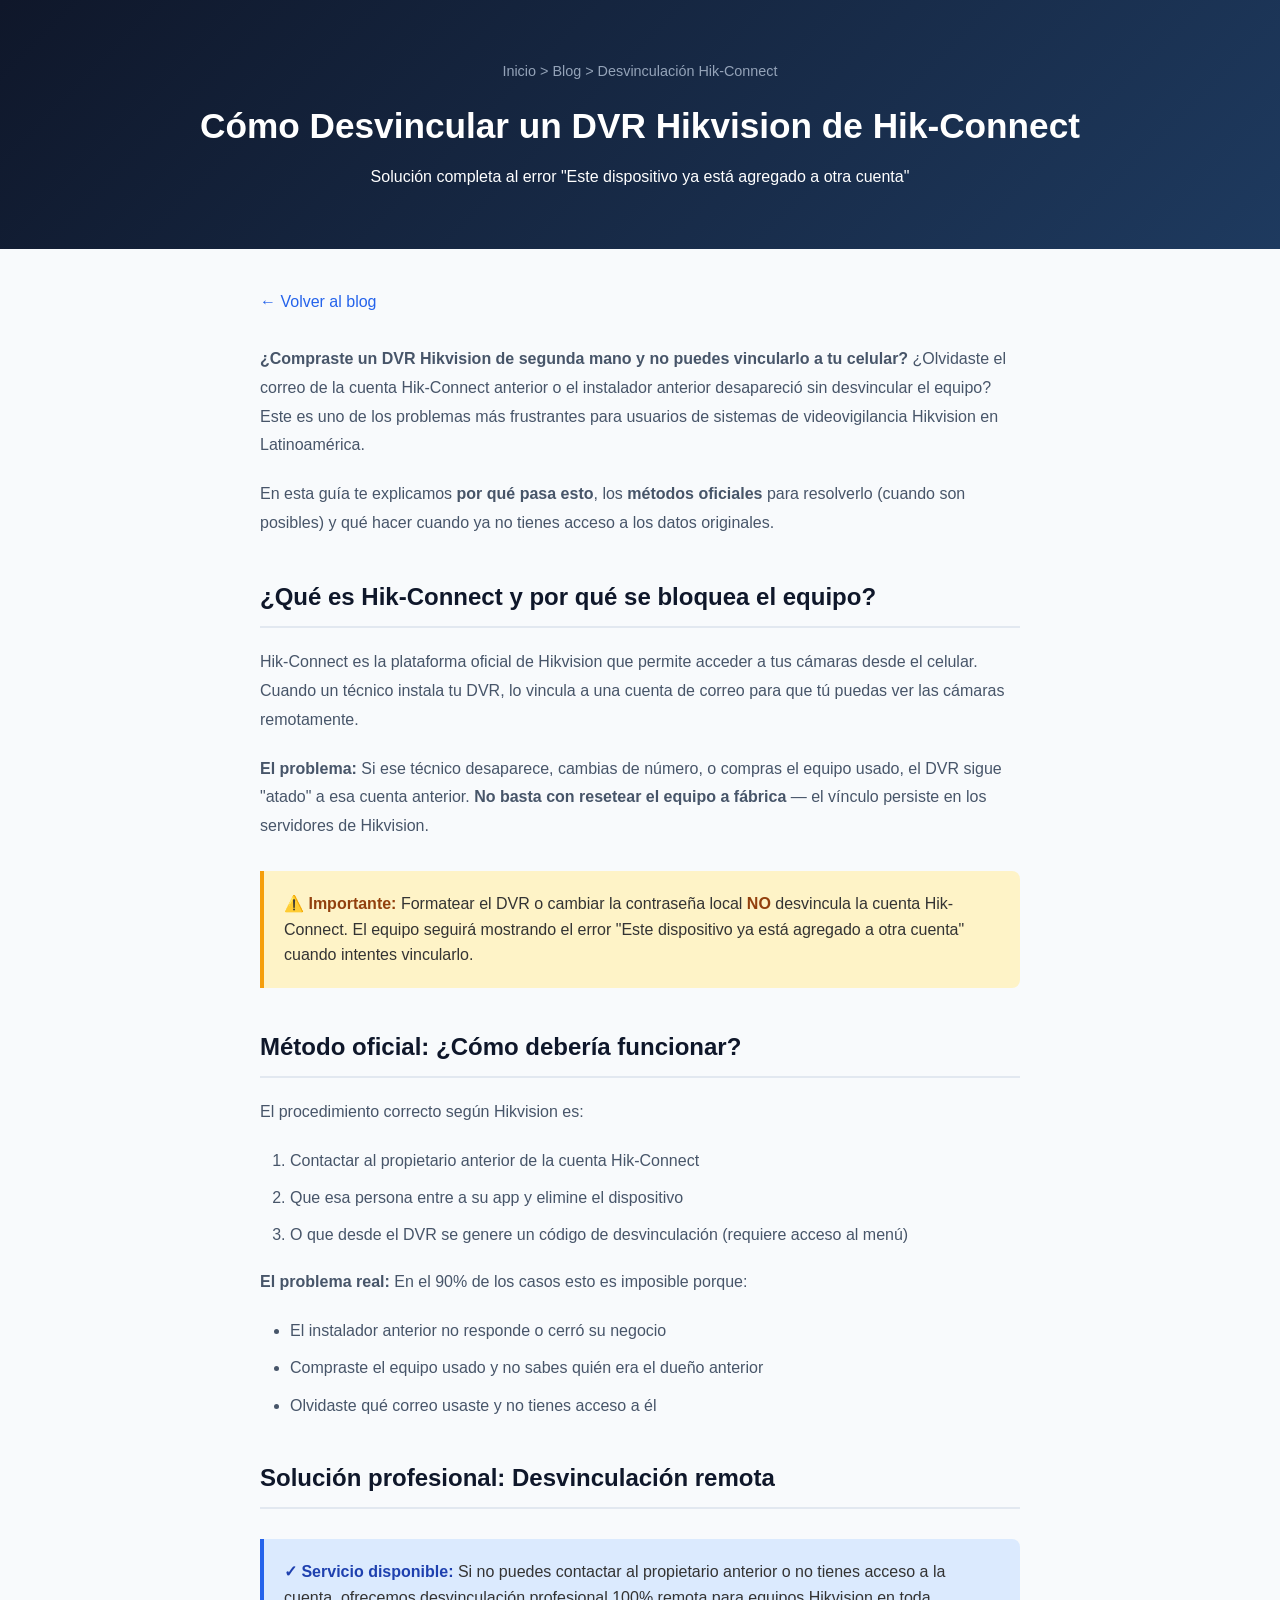
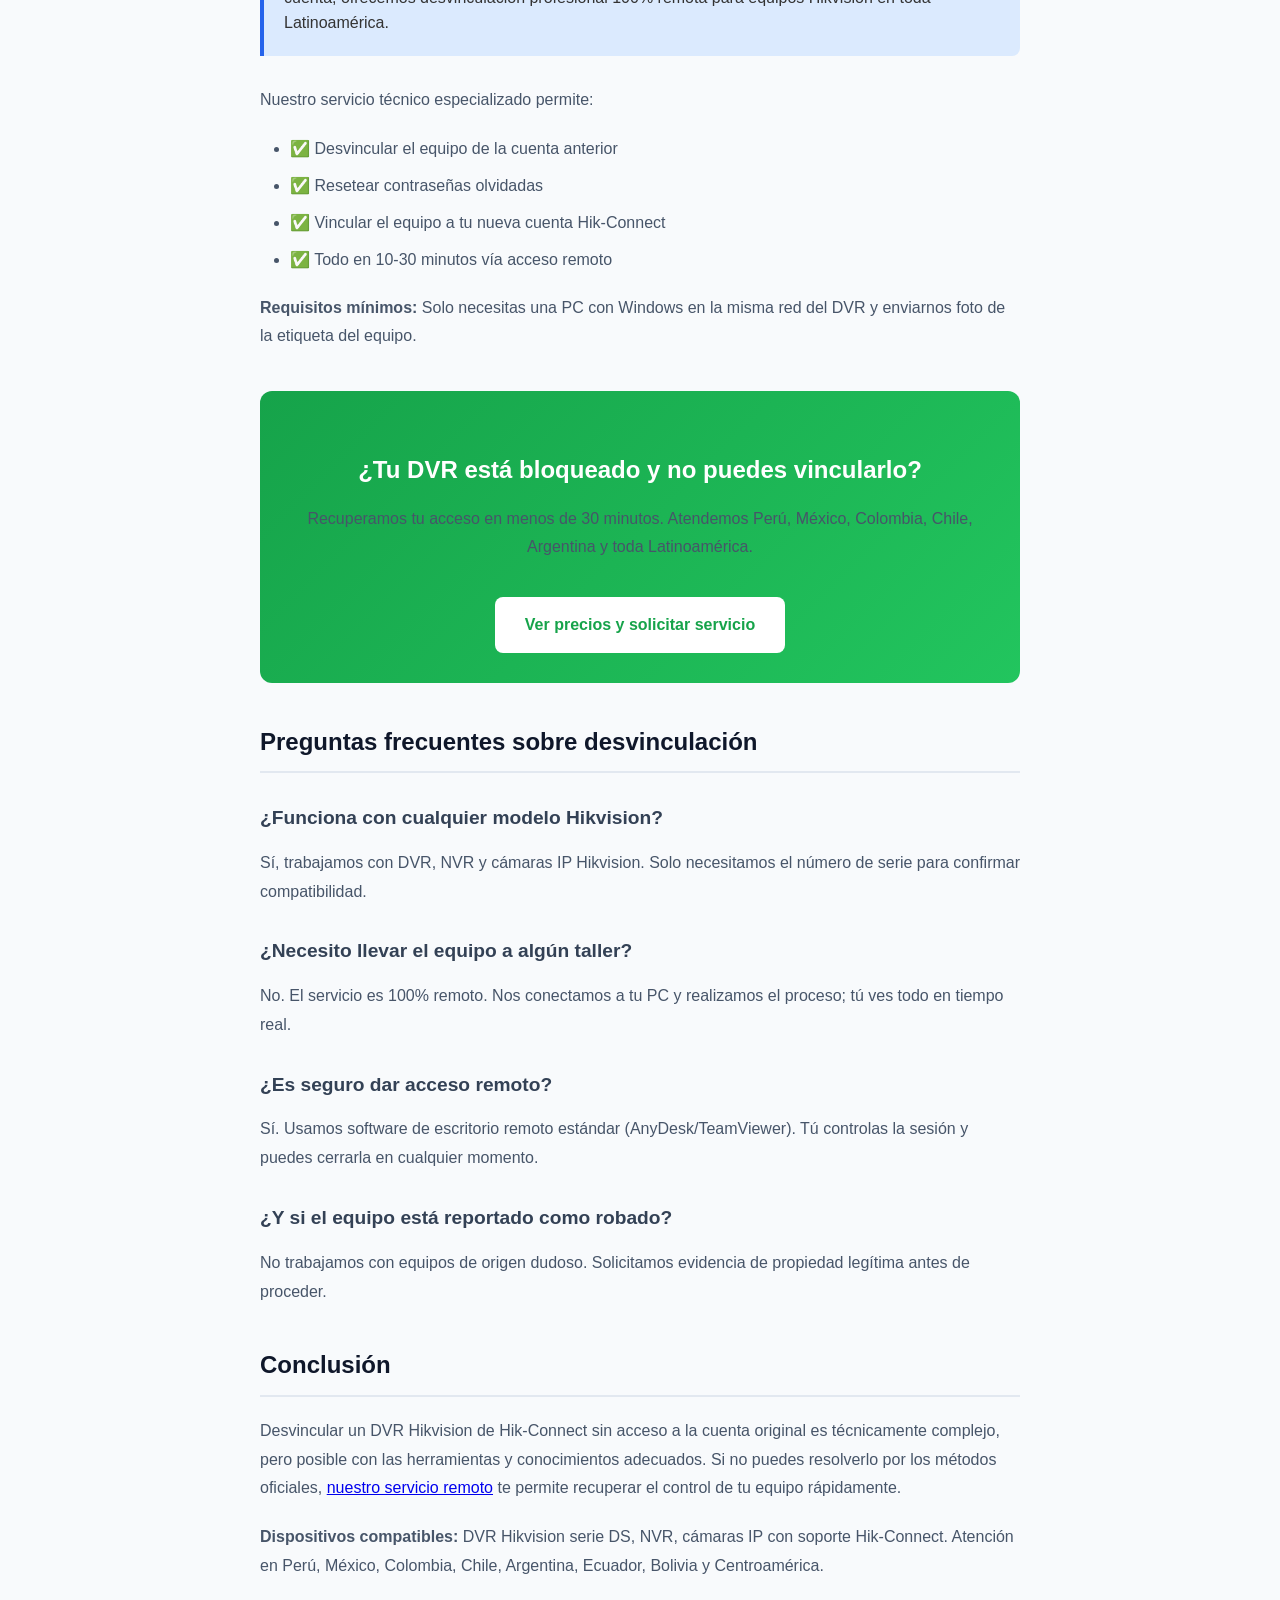
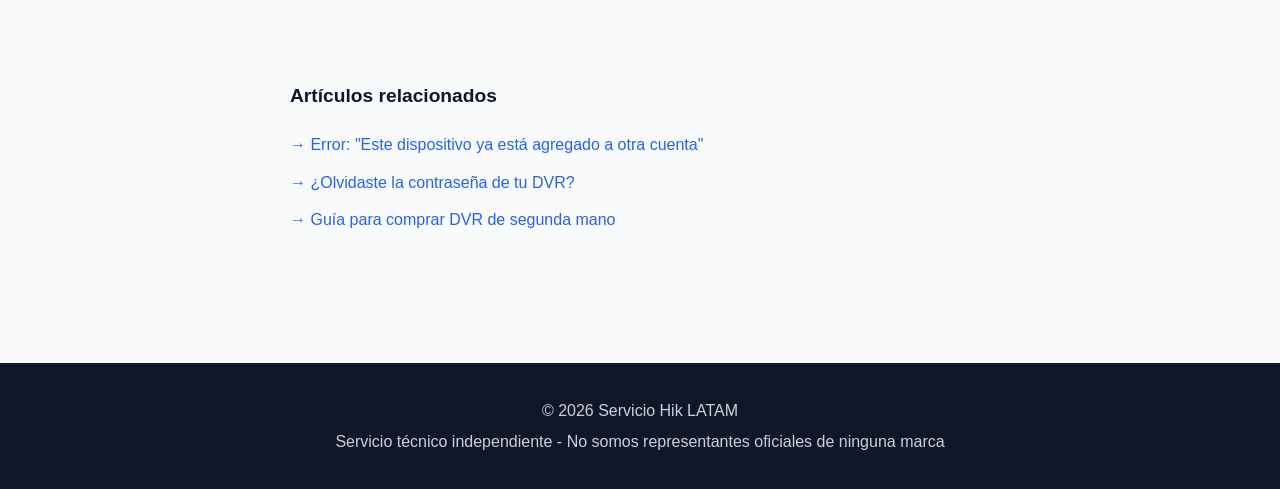
<file: blog/desvincular-hikvision.html>
<!DOCTYPE html>
<html lang="es">
<head>
    <meta charset="UTF-8">
    <meta name="viewport" content="width=device-width, initial-scale=1.0">
    <title>Cómo Desvincular DVR Hikvision de Hik-Connect | Guía 2026</title>
    <meta name="description" content="Aprende a desvincular tu DVR Hikvision de Hik-Connect cuando está vinculado a otra cuenta. Solución paso a paso y alternativas cuando no tienes acceso al correo original.">
    <meta name="keywords" content="desvincular hikvision, hik-connect, dvr bloqueado, dispositivo vinculado, reset hikvision, eliminar cuenta hik-connect">
    <link rel="stylesheet" href="../style.css">
    <style>
        .article-container { max-width: 800px; margin: 0 auto; padding: 40px 20px; }
        .article-header { background: linear-gradient(135deg, #0f172a 0%, #1e3a5f 100%); color: white; padding: 60px 20px; text-align: center; }
        .article-header h1 { font-size: 2.2rem; margin-bottom: 15px; line-height: 1.3; }
        .breadcrumb { color: #94a3b8; font-size: 0.9rem; margin-bottom: 20px; }
        .content h2 { color: #0f172a; margin: 40px 0 20px; font-size: 1.5rem; border-bottom: 2px solid #e2e8f0; padding-bottom: 10px; }
        .content h3 { color: #334155; margin: 30px 0 15px; font-size: 1.2rem; }
        .content p { margin-bottom: 20px; line-height: 1.8; color: #475569; }
        .content ul, .content ol { margin-bottom: 20px; padding-left: 30px; color: #475569; }
        .content li { margin-bottom: 10px; line-height: 1.7; }
        
        .warning-box { background: #fef3c7; border-left: 4px solid #f59e0b; padding: 20px; margin: 30px 0; border-radius: 0 8px 8px 0; }
        .warning-box strong { color: #92400e; }
        
        .solution-box { background: #dbeafe; border-left: 4px solid #2563eb; padding: 20px; margin: 30px 0; border-radius: 0 8px 8px 0; }
        .solution-box strong { color: #1e40af; }
        
        .cta-box { background: linear-gradient(135deg, #16a34a 0%, #22c55e 100%); color: white; padding: 30px; border-radius: 12px; text-align: center; margin: 40px 0; }
        .cta-box h3 { font-size: 1.5rem; margin-bottom: 15px; color: white; }
        .btn-article { display: inline-block; background: white; color: #16a34a; padding: 15px 30px; text-decoration: none; border-radius: 8px; font-weight: 700; margin-top: 15px; }
        
        .back-link { display: inline-block; margin-bottom: 30px; color: #2563eb; text-decoration: none; }
        .back-link:hover { text-decoration: underline; }
        
        .related-articles { background: #f8fafc; padding: 30px; border-radius: 12px; margin: 40px 0; }
        .related-articles h3 { color: #0f172a; margin-bottom: 20px; }
        .related-articles ul { list-style: none; padding: 0; }
        .related-articles li { margin-bottom: 10px; }
        .related-articles a { color: #2563eb; text-decoration: none; }
        .related-articles a:hover { text-decoration: underline; }
    </style>
</head>
<body>

    <header class="article-header">
        <div class="breadcrumb">Inicio > Blog > Desvinculación Hik-Connect</div>
        <h1>Cómo Desvincular un DVR Hikvision de Hik-Connect</h1>
        <p>Solución completa al error "Este dispositivo ya está agregado a otra cuenta"</p>
    </header>

    <article class="article-container content">
        
        <a href="index.html" class="back-link">← Volver al blog</a>

        <p><strong>¿Compraste un DVR Hikvision de segunda mano y no puedes vincularlo a tu celular?</strong> ¿Olvidaste el correo de la cuenta Hik-Connect anterior o el instalador anterior desapareció sin desvincular el equipo? Este es uno de los problemas más frustrantes para usuarios de sistemas de videovigilancia Hikvision en Latinoamérica.</p>

        <p>En esta guía te explicamos <strong>por qué pasa esto</strong>, los <strong>métodos oficiales</strong> para resolverlo (cuando son posibles) y qué hacer cuando ya no tienes acceso a los datos originales.</p>

        <h2>¿Qué es Hik-Connect y por qué se bloquea el equipo?</h2>

        <p>Hik-Connect es la plataforma oficial de Hikvision que permite acceder a tus cámaras desde el celular. Cuando un técnico instala tu DVR, lo vincula a una cuenta de correo para que tú puedas ver las cámaras remotamente.</p>

        <p><strong>El problema:</strong> Si ese técnico desaparece, cambias de número, o compras el equipo usado, el DVR sigue "atado" a esa cuenta anterior. <strong>No basta con resetear el equipo a fábrica</strong> — el vínculo persiste en los servidores de Hikvision.</p>

        <div class="warning-box">
            <strong>⚠️ Importante:</strong> Formatear el DVR o cambiar la contraseña local <strong>NO</strong> desvincula la cuenta Hik-Connect. El equipo seguirá mostrando el error "Este dispositivo ya está agregado a otra cuenta" cuando intentes vincularlo.
        </div>

        <h2>Método oficial: ¿Cómo debería funcionar?</h2>

        <p>El procedimiento correcto según Hikvision es:</p>

        <ol>
            <li>Contactar al propietario anterior de la cuenta Hik-Connect</li>
            <li>Que esa persona entre a su app y elimine el dispositivo</li>
            <li>O que desde el DVR se genere un código de desvinculación (requiere acceso al menú)</li>
        </ol>

        <p><strong>El problema real:</strong> En el 90% de los casos esto es imposible porque:</p>

        <ul>
            <li>El instalador anterior no responde o cerró su negocio</li>
            <li>Compraste el equipo usado y no sabes quién era el dueño anterior</li>
            <li>Olvidaste qué correo usaste y no tienes acceso a él</li>
        </ul>

        <h2>Solución profesional: Desvinculación remota</h2>

        <div class="solution-box">
            <strong>✓ Servicio disponible:</strong> Si no puedes contactar al propietario anterior o no tienes acceso a la cuenta, ofrecemos desvinculación profesional 100% remota para equipos Hikvision en toda Latinoamérica.
        </div>

        <p>Nuestro servicio técnico especializado permite:</p>

        <ul>
            <li>✅ Desvincular el equipo de la cuenta anterior</li>
            <li>✅ Resetear contraseñas olvidadas</li>
            <li>✅ Vincular el equipo a tu nueva cuenta Hik-Connect</li>
            <li>✅ Todo en 10-30 minutos vía acceso remoto</li>
        </ul>

        <p><strong>Requisitos mínimos:</strong> Solo necesitas una PC con Windows en la misma red del DVR y enviarnos foto de la etiqueta del equipo.</p>

        <div class="cta-box">
            <h3>¿Tu DVR está bloqueado y no puedes vincularlo?</h3>
            <p>Recuperamos tu acceso en menos de 30 minutos. Atendemos Perú, México, Colombia, Chile, Argentina y toda Latinoamérica.</p>
            <a href="../precios/" class="btn-article">Ver precios y solicitar servicio</a>
        </div>

        <h2>Preguntas frecuentes sobre desvinculación</h2>

        <h3>¿Funciona con cualquier modelo Hikvision?</h3>
        <p>Sí, trabajamos con DVR, NVR y cámaras IP Hikvision. Solo necesitamos el número de serie para confirmar compatibilidad.</p>

        <h3>¿Necesito llevar el equipo a algún taller?</h3>
        <p>No. El servicio es 100% remoto. Nos conectamos a tu PC y realizamos el proceso; tú ves todo en tiempo real.</p>

        <h3>¿Es seguro dar acceso remoto?</h3>
        <p>Sí. Usamos software de escritorio remoto estándar (AnyDesk/TeamViewer). Tú controlas la sesión y puedes cerrarla en cualquier momento.</p>

        <h3>¿Y si el equipo está reportado como robado?</h3>
        <p>No trabajamos con equipos de origen dudoso. Solicitamos evidencia de propiedad legítima antes de proceder.</p>

        <h2>Conclusión</h2>

        <p>Desvincular un DVR Hikvision de Hik-Connect sin acceso a la cuenta original es técnicamente complejo, pero posible con las herramientas y conocimientos adecuados. Si no puedes resolverlo por los métodos oficiales, <a href="../index.html">nuestro servicio remoto</a> te permite recuperar el control de tu equipo rápidamente.</p>

        <p><strong>Dispositivos compatibles:</strong> DVR Hikvision serie DS, NVR, cámaras IP con soporte Hik-Connect. Atención en Perú, México, Colombia, Chile, Argentina, Ecuador, Bolivia y Centroamérica.</p>

        <div class="related-articles">
            <h3>Artículos relacionados</h3>
            <ul>
                <li><a href="error-dispositivo-vinculado.html">→ Error: "Este dispositivo ya está agregado a otra cuenta"</a></li>
                <li><a href="reset-password-dvr.html">→ ¿Olvidaste la contraseña de tu DVR?</a></li>
                <li><a href="comprar-dvr-segunda-mano.html">→ Guía para comprar DVR de segunda mano</a></li>
            </ul>
        </div>

    </article>

    <footer style="background: #0f172a; color: white; text-align: center; padding: 30px;">
        <p>© 2026 Servicio Hik LATAM</p>
        <p>Servicio técnico independiente - No somos representantes oficiales de ninguna marca</p>
    </footer>

</body>
</html>
</file>
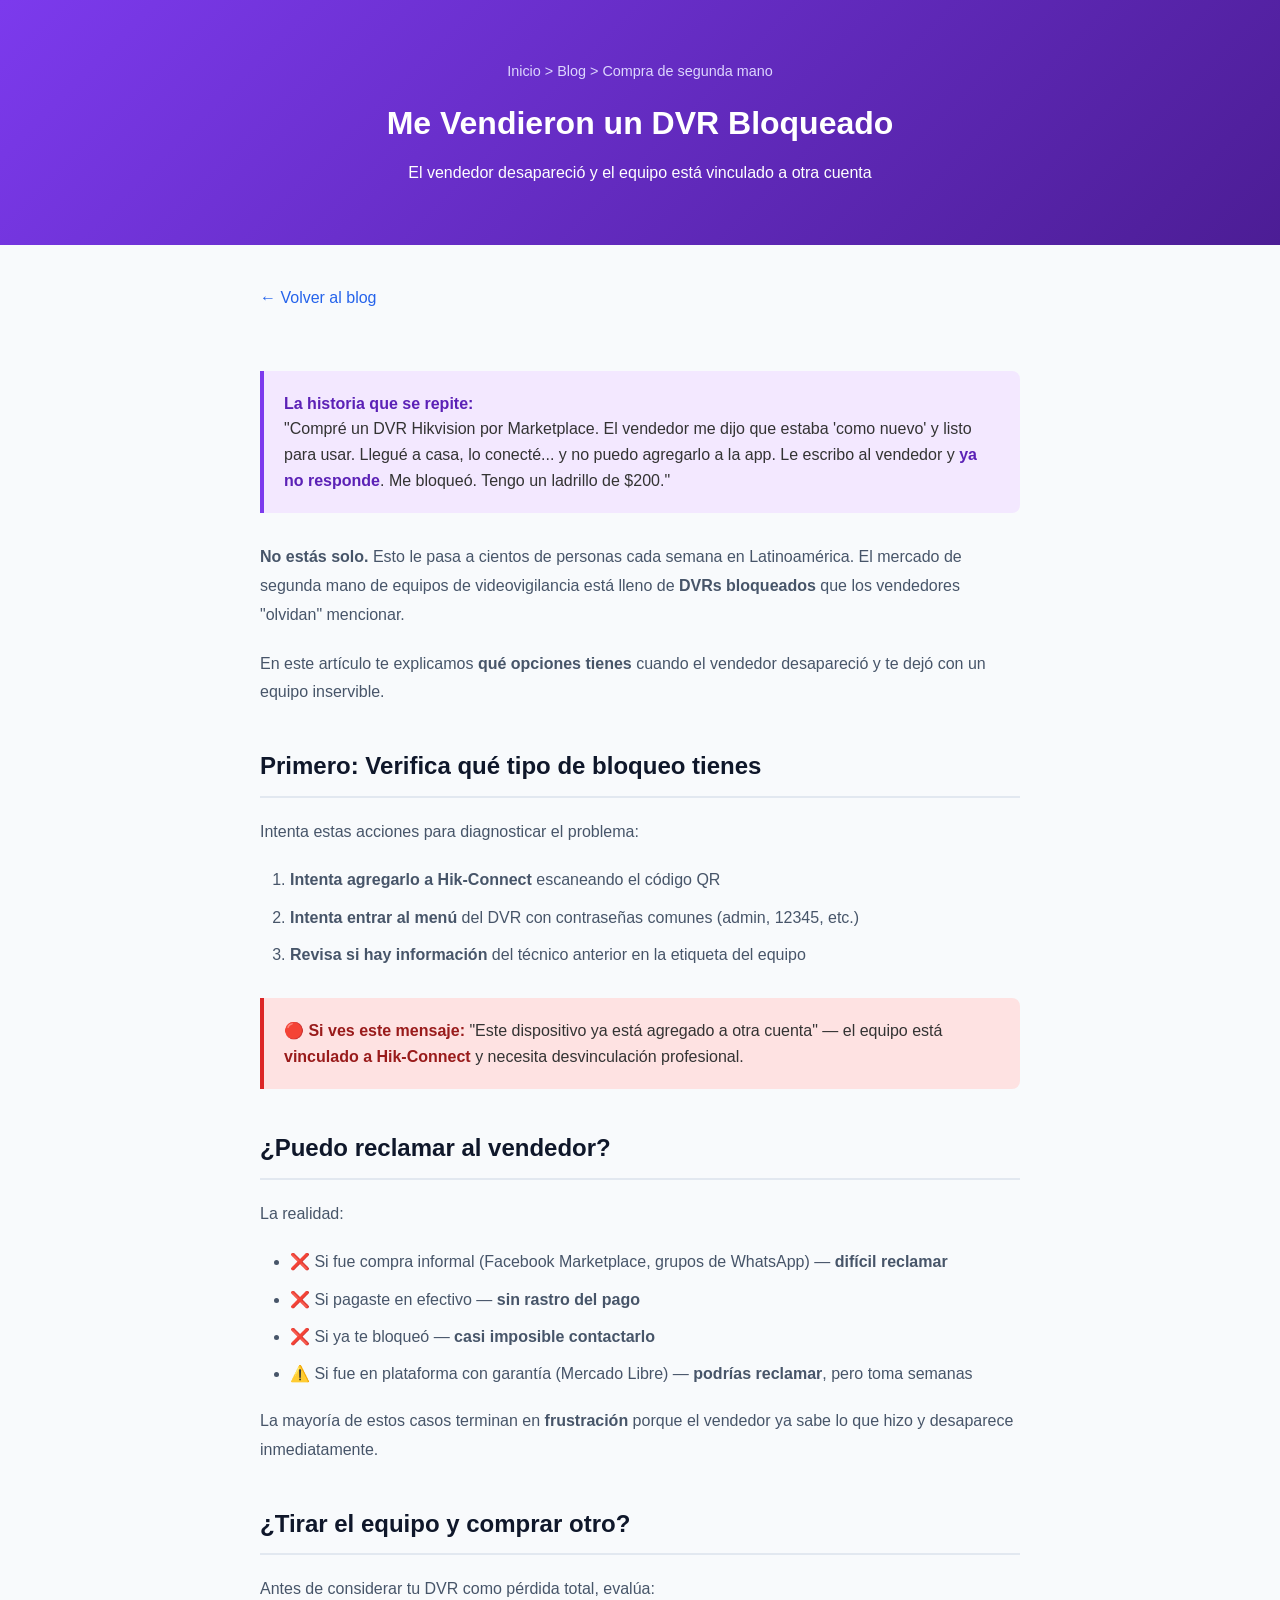
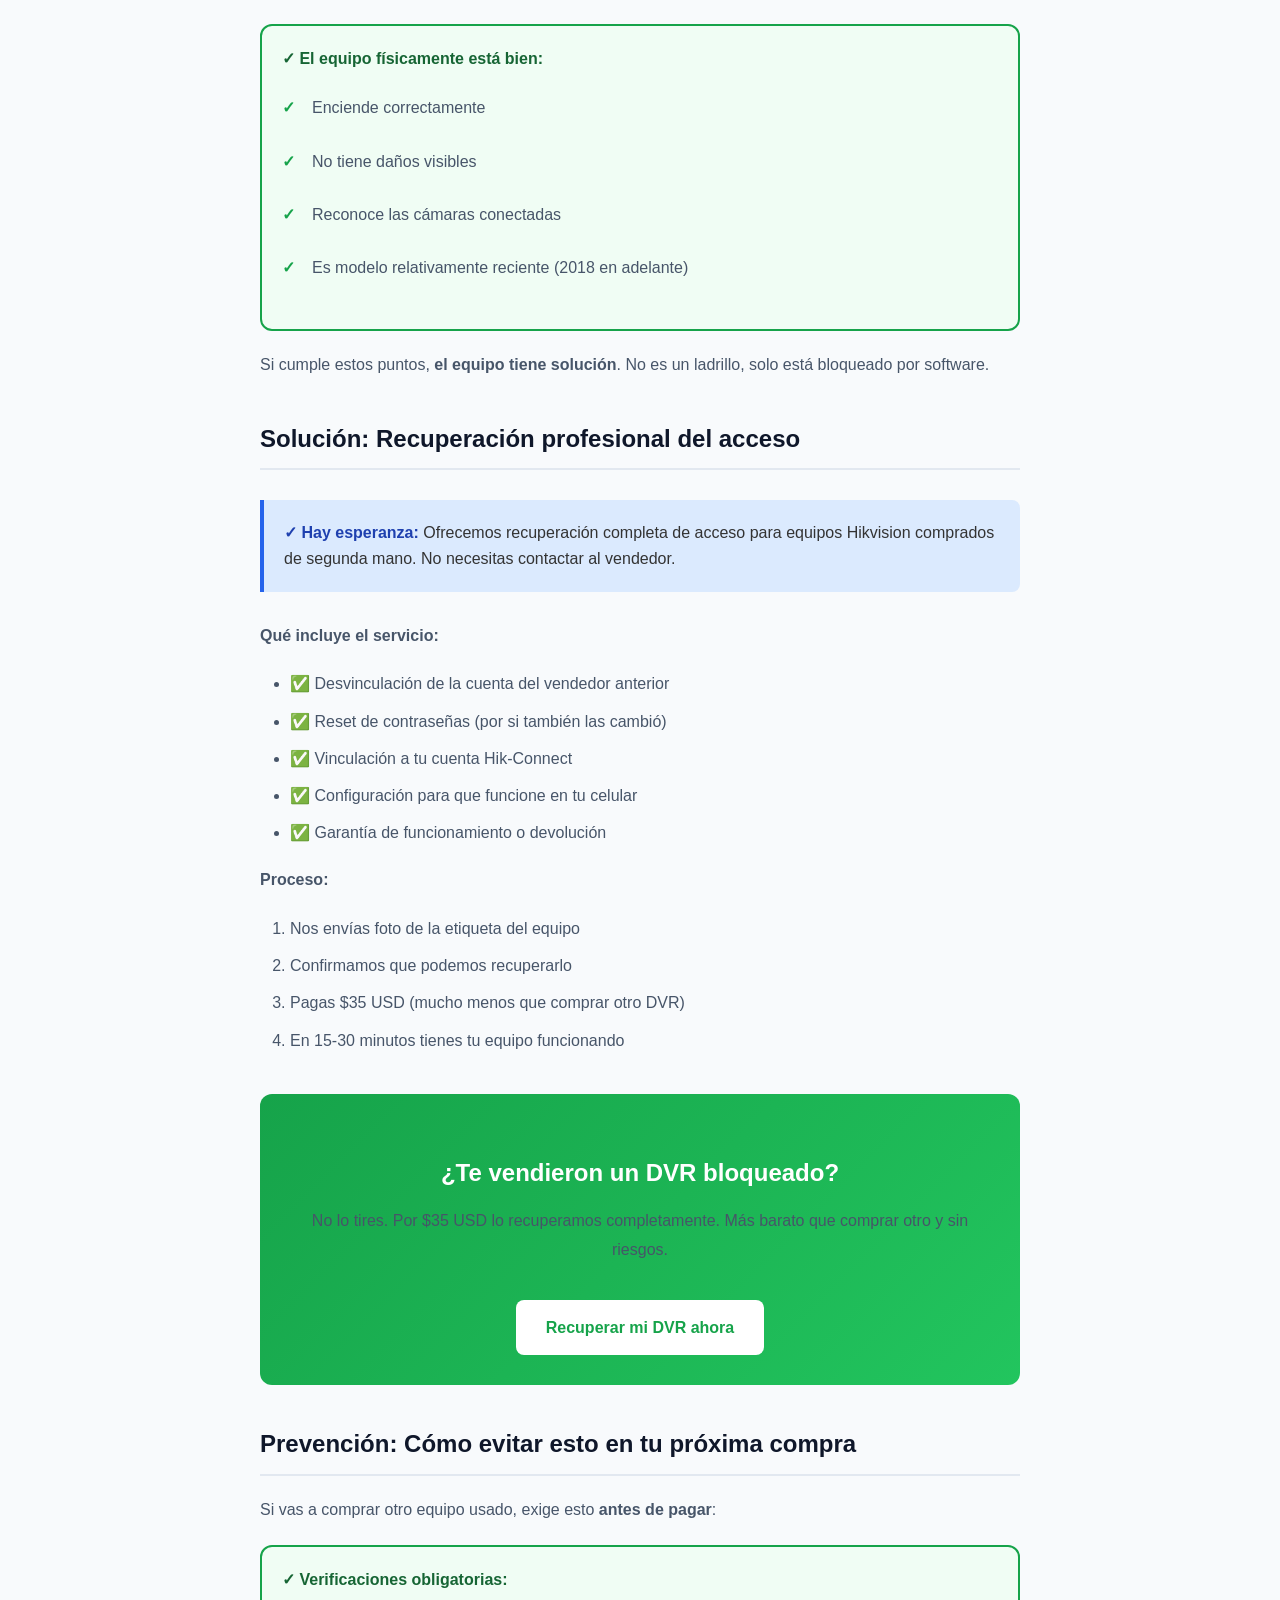
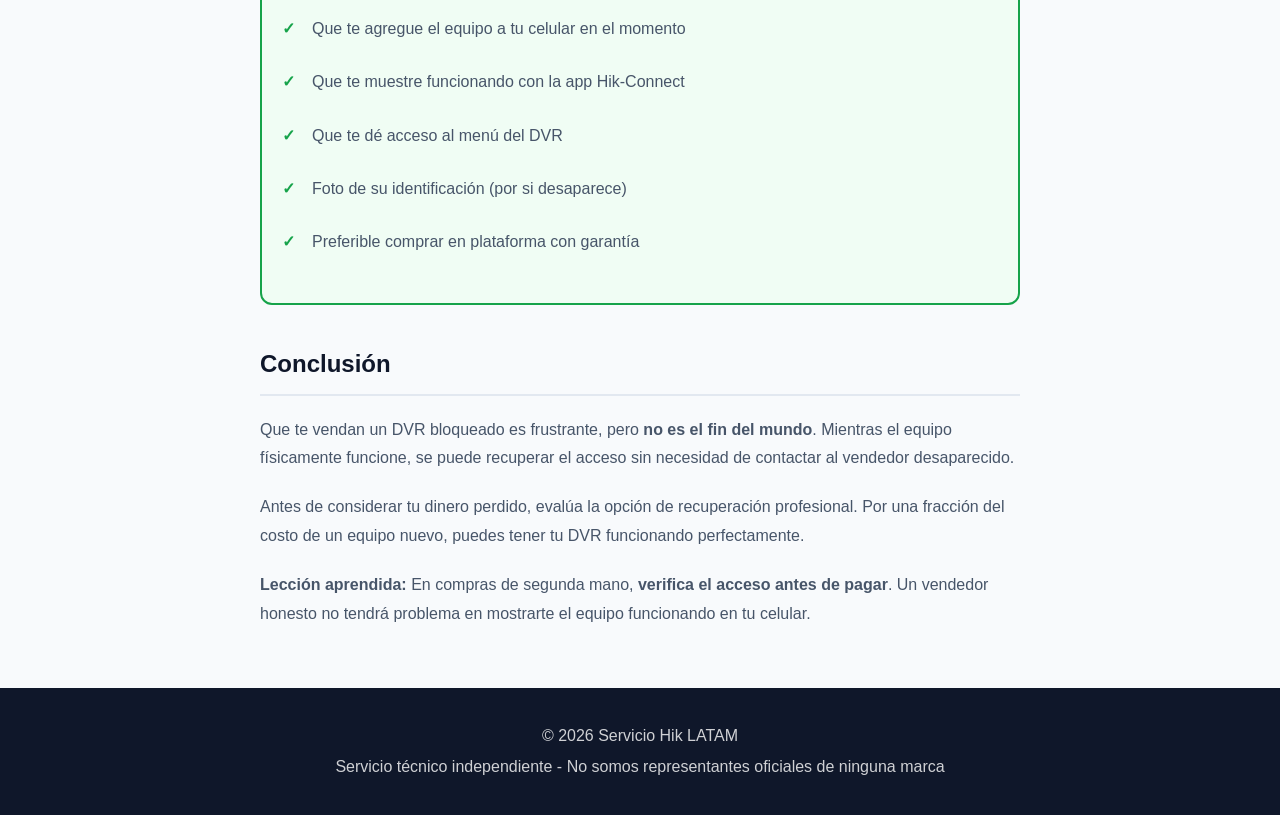
<file: blog/dvr-bloqueado-vendedor-desaparecio.html>
<!DOCTYPE html>
<html lang="es">
<head>
    <meta charset="UTF-8">
    <meta name="viewport" content="width=device-width, initial-scale=1.0">
    <title>Me Vendieron un DVR Bloqueado | Vendedor Desapareció - Solución 2026</title>
    <meta name="description" content="¿Compraste un DVR Hikvision y resultó estar bloqueado? Vendedor no responde. Solución para recuperar acceso a equipo de segunda mano vinculado a otra cuenta.">
    <meta name="keywords" content="dvr bloqueado segunda mano, vendedor no responde, compré dvr usado bloqueado, hikvision usado no funciona, estafa dvr">
    <link rel="stylesheet" href="../style.css">
    <style>
        .article-container { max-width: 800px; margin: 0 auto; padding: 40px 20px; }
        .article-header { background: linear-gradient(135deg, #7c3aed 0%, #4c1d95 100%); color: white; padding: 60px 20px; text-align: center; }
        .article-header h1 { font-size: 2rem; margin-bottom: 15px; line-height: 1.3; }
        .breadcrumb { color: #ddd6fe; font-size: 0.9rem; margin-bottom: 20px; }
        .content h2 { color: #0f172a; margin: 40px 0 20px; font-size: 1.5rem; border-bottom: 2px solid #e2e8f0; padding-bottom: 10px; }
        .content h3 { color: #334155; margin: 30px 0 15px; font-size: 1.2rem; }
        .content p { margin-bottom: 20px; line-height: 1.8; color: #475569; }
        .content ul, .content ol { margin-bottom: 20px; padding-left: 30px; color: #475569; }
        .content li { margin-bottom: 10px; line-height: 1.7; }
        
        .alert-box { background: #fee2e2; border-left: 4px solid #dc2626; padding: 20px; margin: 30px 0; border-radius: 0 8px 8px 0; }
        .alert-box strong { color: #991b1b; }
        
        .story-box { background: #f3e8ff; border-left: 4px solid #7c3aed; padding: 20px; margin: 30px 0; border-radius: 0 8px 8px 0; }
        .story-box strong { color: #5b21b6; }
        
        .solution-box { background: #dbeafe; border-left: 4px solid #2563eb; padding: 20px; margin: 30px 0; border-radius: 0 8px 8px 0; }
        .solution-box strong { color: #1e40af; }
        
        .cta-box { background: linear-gradient(135deg, #16a34a 0%, #22c55e 100%); color: white; padding: 30px; border-radius: 12px; text-align: center; margin: 40px 0; }
        .cta-box h3 { font-size: 1.5rem; margin-bottom: 15px; color: white; }
        .btn-article { display: inline-block; background: white; color: #16a34a; padding: 15px 30px; text-decoration: none; border-radius: 8px; font-weight: 700; margin-top: 15px; }
        
        .back-link { display: inline-block; margin-bottom: 30px; color: #2563eb; text-decoration: none; }
        .back-link:hover { text-decoration: underline; }
        
        .checklist { background: #f0fdf4; border: 2px solid #16a34a; border-radius: 12px; padding: 20px; margin: 20px 0; }
        .checklist h4 { color: #166534; margin-bottom: 15px; }
        .checklist ul { list-style: none; padding: 0; }
        .checklist li { padding: 8px 0; padding-left: 30px; position: relative; }
        .checklist li:before { content: "✓"; position: absolute; left: 0; color: #16a34a; font-weight: bold; }
    </style>
</head>
<body>

    <header class="article-header">
        <div class="breadcrumb">Inicio > Blog > Compra de segunda mano</div>
        <h1>Me Vendieron un DVR Bloqueado</h1>
        <p>El vendedor desapareció y el equipo está vinculado a otra cuenta</p>
    </header>

    <article class="article-container content">
        
        <a href="index.html" class="back-link">← Volver al blog</a>

        <div class="story-box">
            <strong>La historia que se repite:</strong><br>
            "Compré un DVR Hikvision por Marketplace. El vendedor me dijo que estaba 'como nuevo' y listo para usar. Llegué a casa, lo conecté... y no puedo agregarlo a la app. Le escribo al vendedor y <strong>ya no responde</strong>. Me bloqueó. Tengo un ladrillo de $200."
        </div>

        <p><strong>No estás solo.</strong> Esto le pasa a cientos de personas cada semana en Latinoamérica. El mercado de segunda mano de equipos de videovigilancia está lleno de <strong>DVRs bloqueados</strong> que los vendedores "olvidan" mencionar.</p>

        <p>En este artículo te explicamos <strong>qué opciones tienes</strong> cuando el vendedor desapareció y te dejó con un equipo inservible.</p>

        <h2>Primero: Verifica qué tipo de bloqueo tienes</h2>

        <p>Intenta estas acciones para diagnosticar el problema:</p>

        <ol>
            <li><strong>Intenta agregarlo a Hik-Connect</strong> escaneando el código QR</li>
            <li><strong>Intenta entrar al menú</strong> del DVR con contraseñas comunes (admin, 12345, etc.)</li>
            <li><strong>Revisa si hay información</strong> del técnico anterior en la etiqueta del equipo</li>
        </ol>

        <div class="alert-box">
            <strong>🔴 Si ves este mensaje:</strong> "Este dispositivo ya está agregado a otra cuenta" — el equipo está <strong>vinculado a Hik-Connect</strong> y necesita desvinculación profesional.
        </div>

        <h2>¿Puedo reclamar al vendedor?</h2>

        <p>La realidad:</p>

        <ul>
            <li>❌ Si fue compra informal (Facebook Marketplace, grupos de WhatsApp) — <strong>difícil reclamar</strong></li>
            <li>❌ Si pagaste en efectivo — <strong>sin rastro del pago</strong></li>
            <li>❌ Si ya te bloqueó — <strong>casi imposible contactarlo</strong></li>
            <li>⚠️ Si fue en plataforma con garantía (Mercado Libre) — <strong>podrías reclamar</strong>, pero toma semanas</li>
        </ul>

        <p>La mayoría de estos casos terminan en <strong>frustración</strong> porque el vendedor ya sabe lo que hizo y desaparece inmediatamente.</p>

        <h2>¿Tirar el equipo y comprar otro?</h2>

        <p>Antes de considerar tu DVR como pérdida total, evalúa:</p>

        <div class="checklist">
            <h4>✓ El equipo físicamente está bien:</h4>
            <ul>
                <li>Enciende correctamente</li>
                <li>No tiene daños visibles</li>
                <li>Reconoce las cámaras conectadas</li>
                <li>Es modelo relativamente reciente (2018 en adelante)</li>
            </ul>
        </div>

        <p>Si cumple estos puntos, <strong>el equipo tiene solución</strong>. No es un ladrillo, solo está bloqueado por software.</p>

        <h2>Solución: Recuperación profesional del acceso</h2>

        <div class="solution-box">
            <strong>✓ Hay esperanza:</strong> Ofrecemos recuperación completa de acceso para equipos Hikvision comprados de segunda mano. No necesitas contactar al vendedor.
        </div>

        <p><strong>Qué incluye el servicio:</strong></p>

        <ul>
            <li>✅ Desvinculación de la cuenta del vendedor anterior</li>
            <li>✅ Reset de contraseñas (por si también las cambió)</li>
            <li>✅ Vinculación a tu cuenta Hik-Connect</li>
            <li>✅ Configuración para que funcione en tu celular</li>
            <li>✅ Garantía de funcionamiento o devolución</li>
        </ul>

        <p><strong>Proceso:</strong></p>
        <ol>
            <li>Nos envías foto de la etiqueta del equipo</li>
            <li>Confirmamos que podemos recuperarlo</li>
            <li>Pagas $35 USD (mucho menos que comprar otro DVR)</li>
            <li>En 15-30 minutos tienes tu equipo funcionando</li>
        </ol>

        <div class="cta-box">
            <h3>¿Te vendieron un DVR bloqueado?</h3>
            <p>No lo tires. Por $35 USD lo recuperamos completamente. Más barato que comprar otro y sin riesgos.</p>
            <a href="../precios/" class="btn-article">Recuperar mi DVR ahora</a>
        </div>

        <h2>Prevención: Cómo evitar esto en tu próxima compra</h2>

        <p>Si vas a comprar otro equipo usado, exige esto <strong>antes de pagar</strong>:</p>

        <div class="checklist">
            <h4>✓ Verificaciones obligatorias:</h4>
            <ul>
                <li>Que te agregue el equipo a tu celular en el momento</li>
                <li>Que te muestre funcionando con la app Hik-Connect</li>
                <li>Que te dé acceso al menú del DVR</li>
                <li>Foto de su identificación (por si desaparece)</li>
                <li>Preferible comprar en plataforma con garantía</li>
            </ul>
        </div>

        <h2>Conclusión</h2>

        <p>Que te vendan un DVR bloqueado es frustrante, pero <strong>no es el fin del mundo</strong>. Mientras el equipo físicamente funcione, se puede recuperar el acceso sin necesidad de contactar al vendedor desaparecido.</p>

        <p>Antes de considerar tu dinero perdido, evalúa la opción de recuperación profesional. Por una fracción del costo de un equipo nuevo, puedes tener tu DVR funcionando perfectamente.</p>

        <p><strong>Lección aprendida:</strong> En compras de segunda mano, <strong>verifica el acceso antes de pagar</strong>. Un vendedor honesto no tendrá problema en mostrarte el equipo funcionando en tu celular.</p>

    </article>

    <footer style="background: #0f172a; color: white; text-align: center; padding: 30px;">
        <p>© 2026 Servicio Hik LATAM</p>
        <p>Servicio técnico independiente - No somos representantes oficiales de ninguna marca</p>
    </footer>

</body>
</html>
</file>
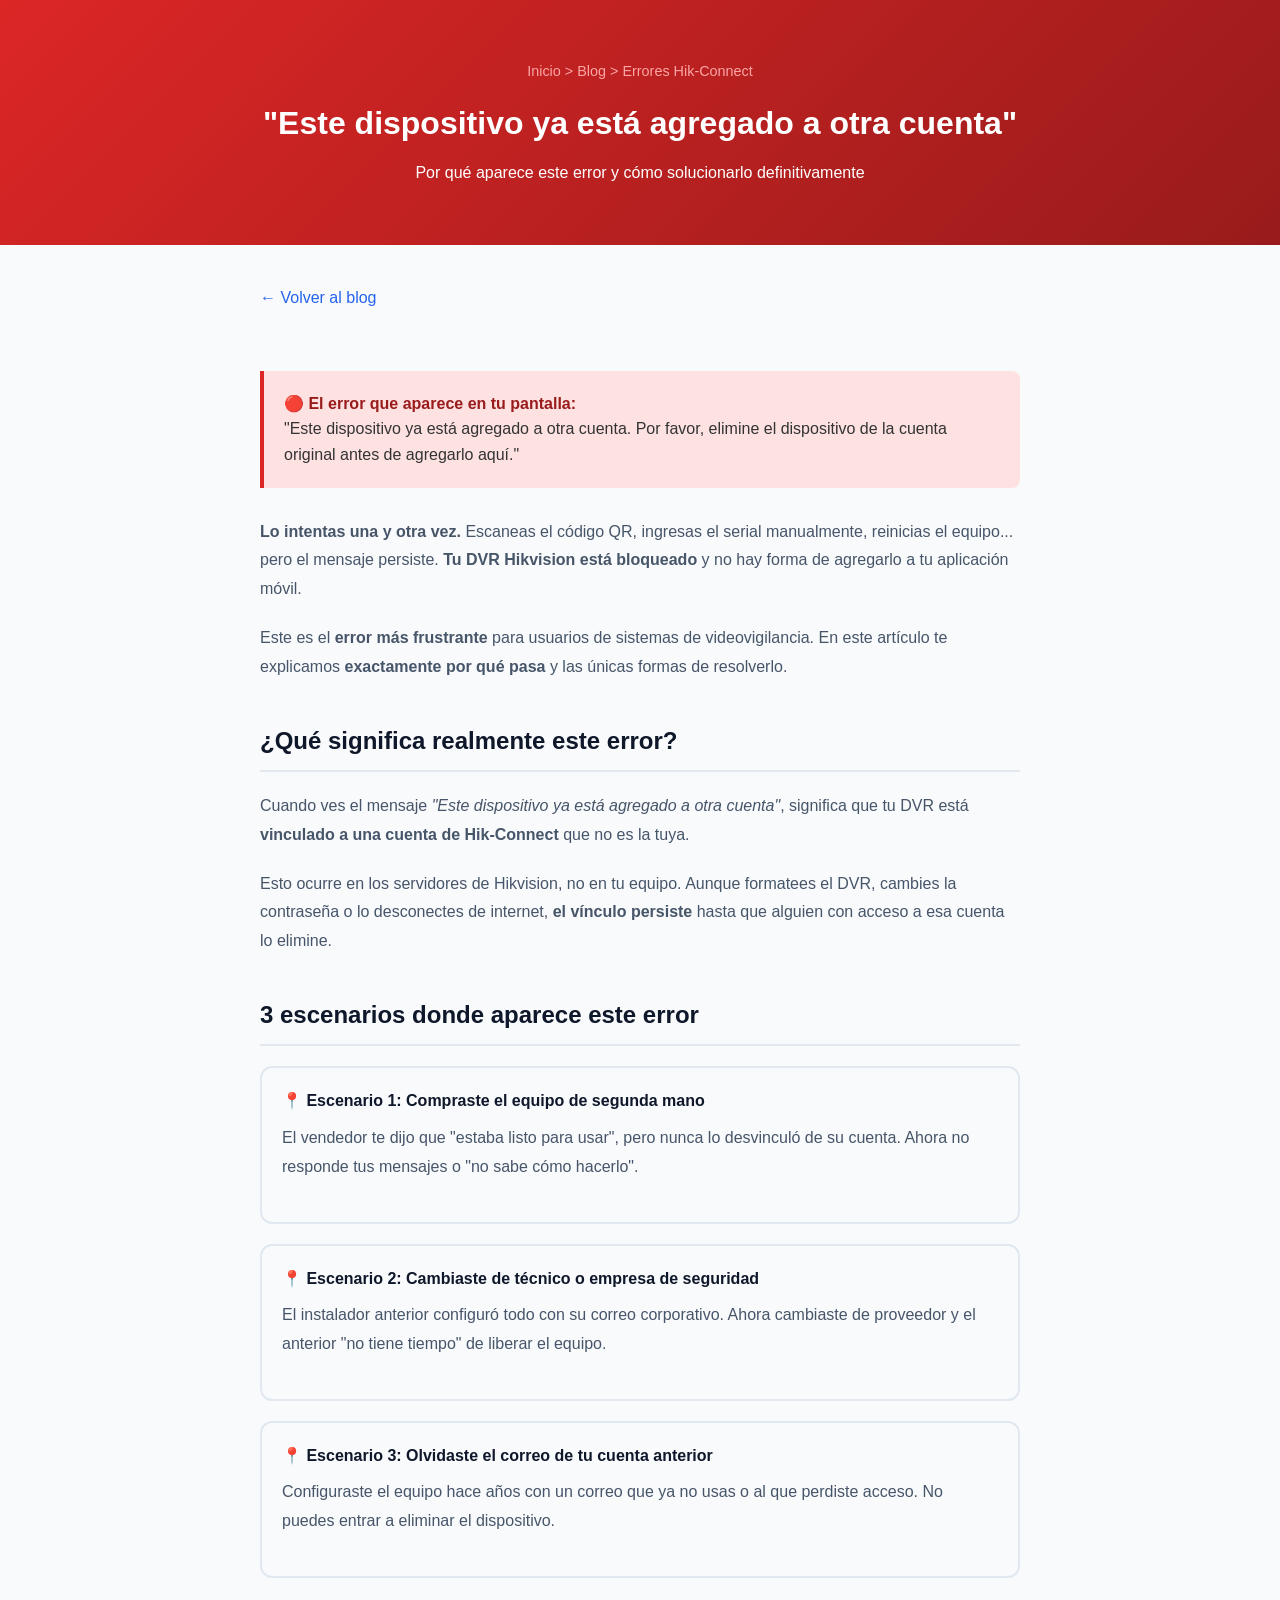
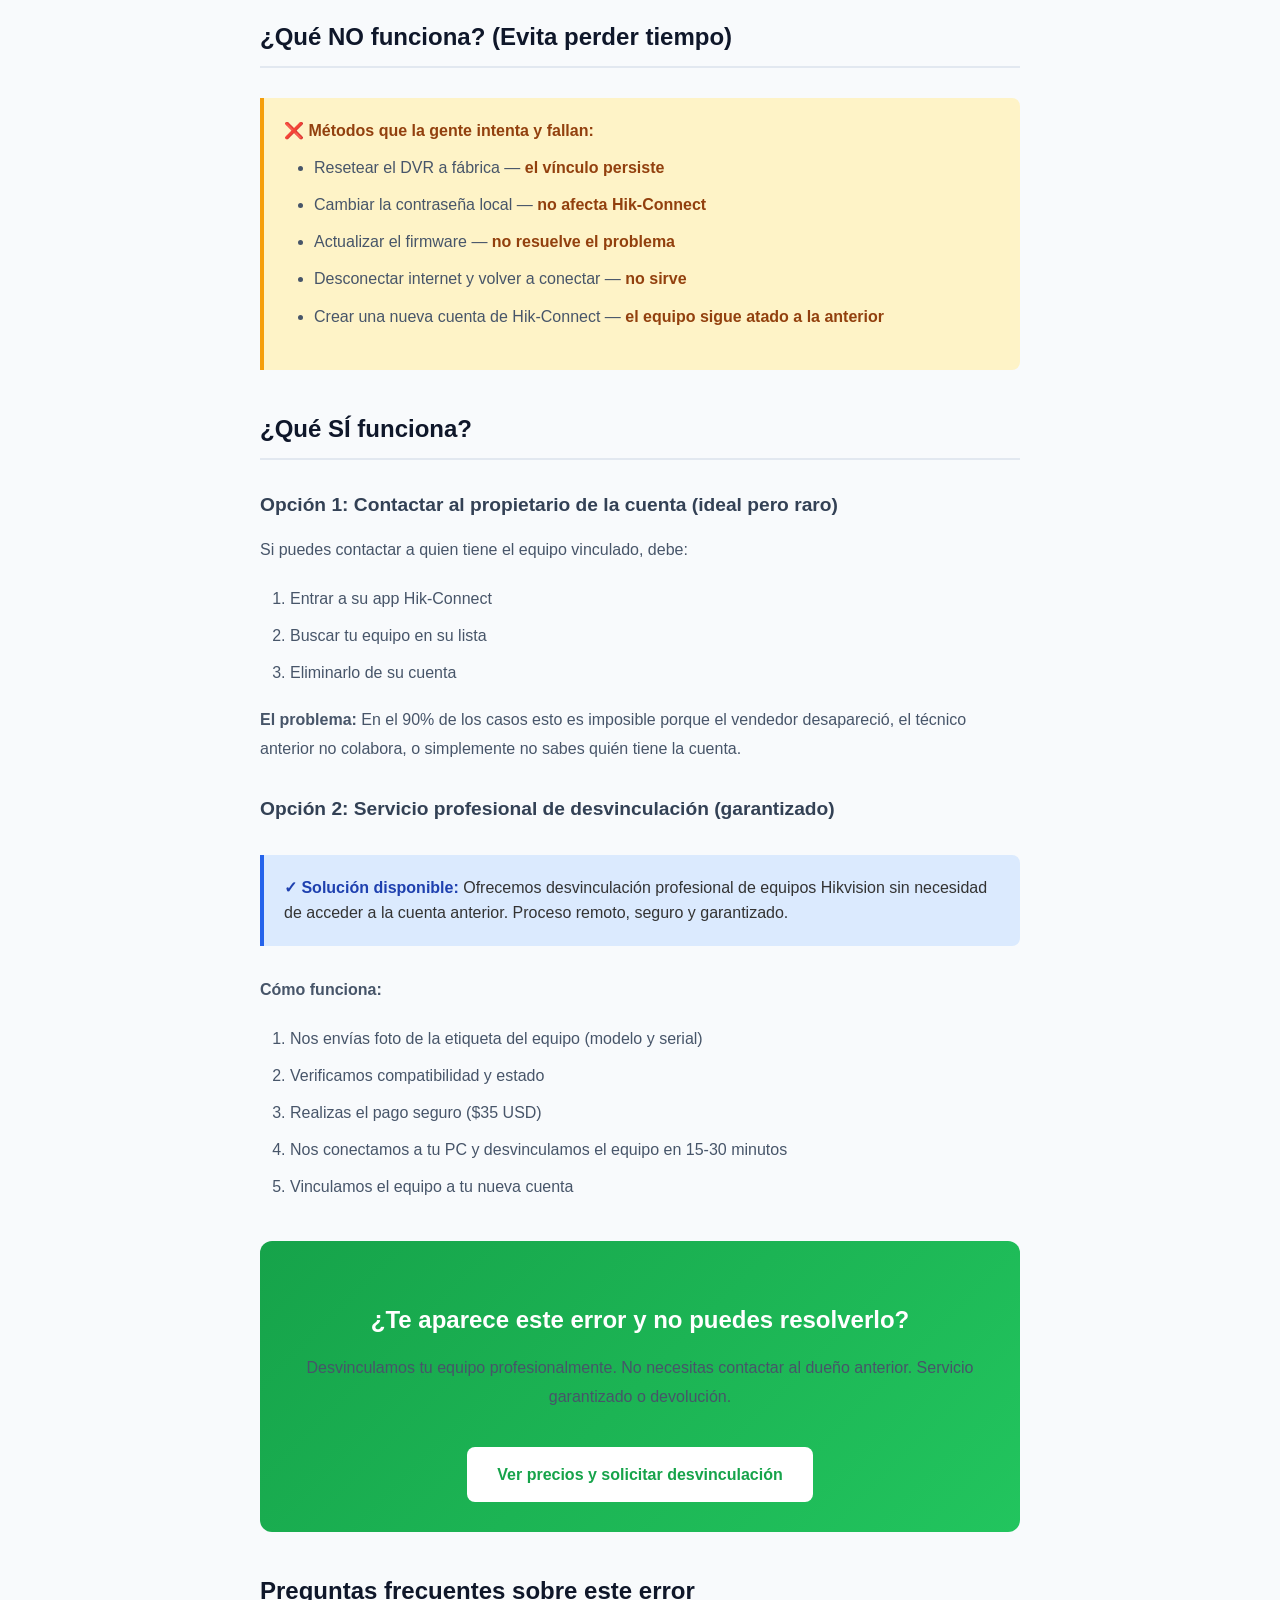
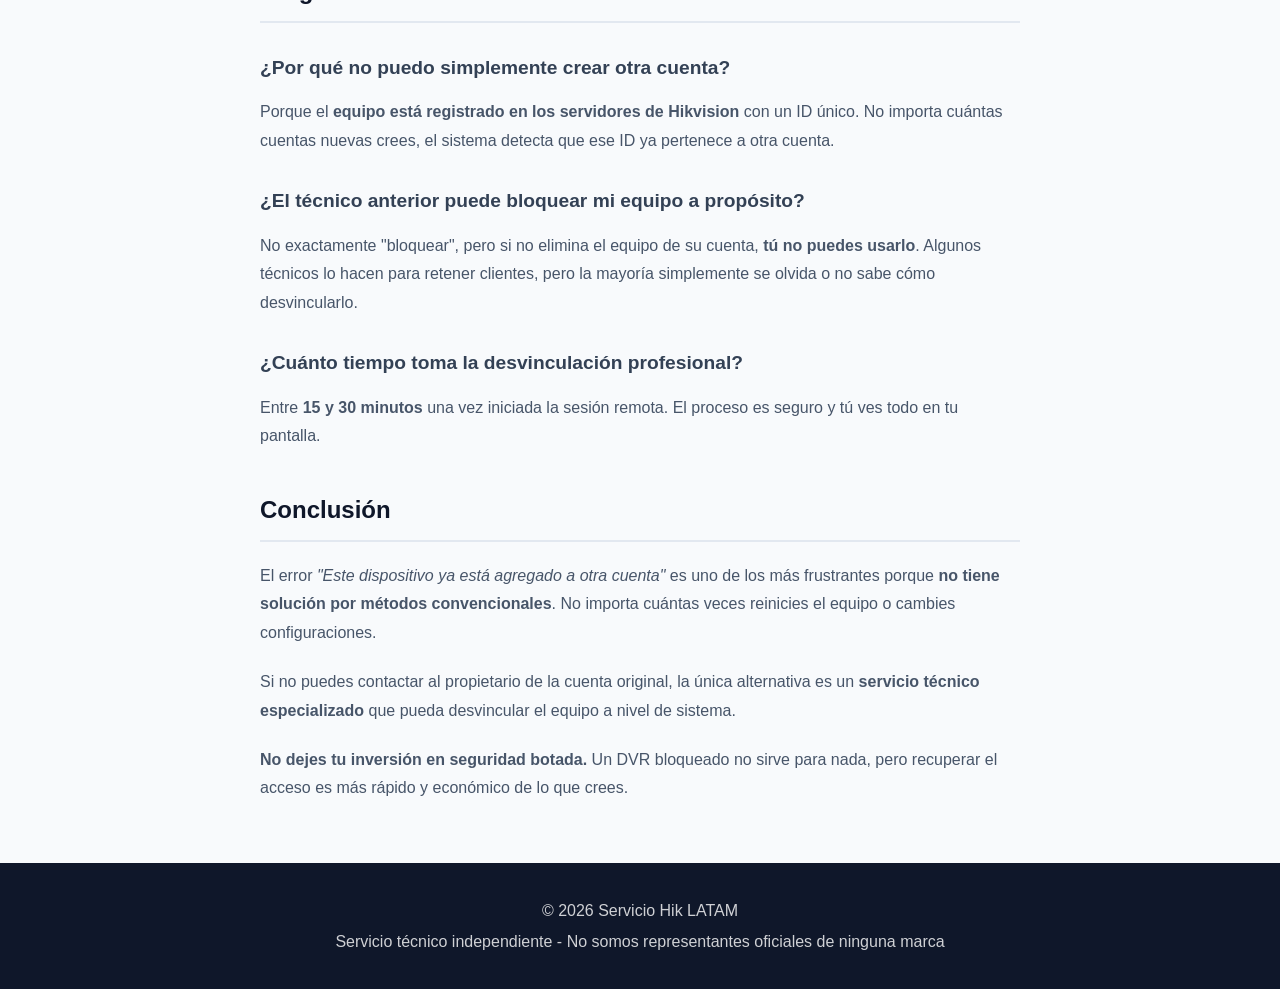
<file: blog/error-dispositivo-vinculado.html>
<!DOCTYPE html>
<html lang="es">
<head>
    <meta charset="UTF-8">
    <meta name="viewport" content="width=device-width, initial-scale=1.0">
    <title>Error: "Este dispositivo ya está agregado a otra cuenta" | Solución 2026</title>
    <meta name="description" content="Solución al error 'Este dispositivo ya está agregado a otra cuenta' en Hik-Connect. Por qué aparece y cómo desvincular tu DVR Hikvision definitivamente.">
    <meta name="keywords" content="dispositivo ya está agregado, error hik-connect, dvr vinculado otra cuenta, no puedo agregar dispositivo, hikvision bloqueado">
    <link rel="stylesheet" href="../style.css">
    <style>
        .article-container { max-width: 800px; margin: 0 auto; padding: 40px 20px; }
        .article-header { background: linear-gradient(135deg, #dc2626 0%, #991b1b 100%); color: white; padding: 60px 20px; text-align: center; }
        .article-header h1 { font-size: 2rem; margin-bottom: 15px; line-height: 1.3; }
        .breadcrumb { color: #fca5a5; font-size: 0.9rem; margin-bottom: 20px; }
        .content h2 { color: #0f172a; margin: 40px 0 20px; font-size: 1.5rem; border-bottom: 2px solid #e2e8f0; padding-bottom: 10px; }
        .content h3 { color: #334155; margin: 30px 0 15px; font-size: 1.2rem; }
        .content p { margin-bottom: 20px; line-height: 1.8; color: #475569; }
        .content ul, .content ol { margin-bottom: 20px; padding-left: 30px; color: #475569; }
        .content li { margin-bottom: 10px; line-height: 1.7; }
        
        .error-box { background: #fee2e2; border-left: 4px solid #dc2626; padding: 20px; margin: 30px 0; border-radius: 0 8px 8px 0; }
        .error-box strong { color: #991b1b; }
        
        .pain-box { background: #fef3c7; border-left: 4px solid #f59e0b; padding: 20px; margin: 30px 0; border-radius: 0 8px 8px 0; }
        .pain-box strong { color: #92400e; }
        
        .solution-box { background: #dbeafe; border-left: 4px solid #2563eb; padding: 20px; margin: 30px 0; border-radius: 0 8px 8px 0; }
        .solution-box strong { color: #1e40af; }
        
        .cta-box { background: linear-gradient(135deg, #16a34a 0%, #22c55e 100%); color: white; padding: 30px; border-radius: 12px; text-align: center; margin: 40px 0; }
        .cta-box h3 { font-size: 1.5rem; margin-bottom: 15px; color: white; }
        .btn-article { display: inline-block; background: white; color: #16a34a; padding: 15px 30px; text-decoration: none; border-radius: 8px; font-weight: 700; margin-top: 15px; }
        
        .back-link { display: inline-block; margin-bottom: 30px; color: #2563eb; text-decoration: none; }
        .back-link:hover { text-decoration: underline; }
        
        .scenario-box { background: #f8fafc; border: 2px solid #e2e8f0; border-radius: 12px; padding: 20px; margin: 20px 0; }
        .scenario-box h4 { color: #0f172a; margin-bottom: 10px; }
    </style>
</head>
<body>

    <header class="article-header">
        <div class="breadcrumb">Inicio > Blog > Errores Hik-Connect</div>
        <h1>"Este dispositivo ya está agregado a otra cuenta"</h1>
        <p>Por qué aparece este error y cómo solucionarlo definitivamente</p>
    </header>

    <article class="article-container content">
        
        <a href="index.html" class="back-link">← Volver al blog</a>

        <div class="error-box">
            <strong>🔴 El error que aparece en tu pantalla:</strong><br>
            "Este dispositivo ya está agregado a otra cuenta. Por favor, elimine el dispositivo de la cuenta original antes de agregarlo aquí."
        </div>

        <p><strong>Lo intentas una y otra vez.</strong> Escaneas el código QR, ingresas el serial manualmente, reinicias el equipo... pero el mensaje persiste. <strong>Tu DVR Hikvision está bloqueado</strong> y no hay forma de agregarlo a tu aplicación móvil.</p>

        <p>Este es el <strong>error más frustrante</strong> para usuarios de sistemas de videovigilancia. En este artículo te explicamos <strong>exactamente por qué pasa</strong> y las únicas formas de resolverlo.</p>

        <h2>¿Qué significa realmente este error?</h2>

        <p>Cuando ves el mensaje <em>"Este dispositivo ya está agregado a otra cuenta"</em>, significa que tu DVR está <strong>vinculado a una cuenta de Hik-Connect</strong> que no es la tuya.</p>

        <p>Esto ocurre en los servidores de Hikvision, no en tu equipo. Aunque formatees el DVR, cambies la contraseña o lo desconectes de internet, <strong>el vínculo persiste</strong> hasta que alguien con acceso a esa cuenta lo elimine.</p>

        <h2>3 escenarios donde aparece este error</h2>

        <div class="scenario-box">
            <h4>📍 Escenario 1: Compraste el equipo de segunda mano</h4>
            <p>El vendedor te dijo que "estaba listo para usar", pero nunca lo desvinculó de su cuenta. Ahora no responde tus mensajes o "no sabe cómo hacerlo".</p>
        </div>

        <div class="scenario-box">
            <h4>📍 Escenario 2: Cambiaste de técnico o empresa de seguridad</h4>
            <p>El instalador anterior configuró todo con su correo corporativo. Ahora cambiaste de proveedor y el anterior "no tiene tiempo" de liberar el equipo.</p>
        </div>

        <div class="scenario-box">
            <h4>📍 Escenario 3: Olvidaste el correo de tu cuenta anterior</h4>
            <p>Configuraste el equipo hace años con un correo que ya no usas o al que perdiste acceso. No puedes entrar a eliminar el dispositivo.</p>
        </div>

        <h2>¿Qué NO funciona? (Evita perder tiempo)</h2>

        <div class="pain-box">
            <strong>❌ Métodos que la gente intenta y fallan:</strong>
            <ul style="margin-top: 10px;">
                <li>Resetear el DVR a fábrica — <strong>el vínculo persiste</strong></li>
                <li>Cambiar la contraseña local — <strong>no afecta Hik-Connect</strong></li>
                <li>Actualizar el firmware — <strong>no resuelve el problema</strong></li>
                <li>Desconectar internet y volver a conectar — <strong>no sirve</strong></li>
                <li>Crear una nueva cuenta de Hik-Connect — <strong>el equipo sigue atado a la anterior</strong></li>
            </ul>
        </div>

        <h2>¿Qué SÍ funciona?</h2>

        <h3>Opción 1: Contactar al propietario de la cuenta (ideal pero raro)</h3>
        <p>Si puedes contactar a quien tiene el equipo vinculado, debe:</p>
        <ol>
            <li>Entrar a su app Hik-Connect</li>
            <li>Buscar tu equipo en su lista</li>
            <li>Eliminarlo de su cuenta</li>
        </ol>
        <p><strong>El problema:</strong> En el 90% de los casos esto es imposible porque el vendedor desapareció, el técnico anterior no colabora, o simplemente no sabes quién tiene la cuenta.</p>

        <h3>Opción 2: Servicio profesional de desvinculación (garantizado)</h3>

        <div class="solution-box">
            <strong>✓ Solución disponible:</strong> Ofrecemos desvinculación profesional de equipos Hikvision sin necesidad de acceder a la cuenta anterior. Proceso remoto, seguro y garantizado.
        </div>

        <p><strong>Cómo funciona:</strong></p>
        <ol>
            <li>Nos envías foto de la etiqueta del equipo (modelo y serial)</li>
            <li>Verificamos compatibilidad y estado</li>
            <li>Realizas el pago seguro ($35 USD)</li>
            <li>Nos conectamos a tu PC y desvinculamos el equipo en 15-30 minutos</li>
            <li>Vinculamos el equipo a tu nueva cuenta</li>
        </ol>

        <div class="cta-box">
            <h3>¿Te aparece este error y no puedes resolverlo?</h3>
            <p>Desvinculamos tu equipo profesionalmente. No necesitas contactar al dueño anterior. Servicio garantizado o devolución.</p>
            <a href="../precios/" class="btn-article">Ver precios y solicitar desvinculación</a>
        </div>

        <h2>Preguntas frecuentes sobre este error</h2>

        <h3>¿Por qué no puedo simplemente crear otra cuenta?</h3>
        <p>Porque el <strong>equipo está registrado en los servidores de Hikvision</strong> con un ID único. No importa cuántas cuentas nuevas crees, el sistema detecta que ese ID ya pertenece a otra cuenta.</p>

        <h3>¿El técnico anterior puede bloquear mi equipo a propósito?</h3>
        <p>No exactamente "bloquear", pero si no elimina el equipo de su cuenta, <strong>tú no puedes usarlo</strong>. Algunos técnicos lo hacen para retener clientes, pero la mayoría simplemente se olvida o no sabe cómo desvincularlo.</p>

        <h3>¿Cuánto tiempo toma la desvinculación profesional?</h3>
        <p>Entre <strong>15 y 30 minutos</strong> una vez iniciada la sesión remota. El proceso es seguro y tú ves todo en tu pantalla.</p>

        <h2>Conclusión</h2>

        <p>El error <em>"Este dispositivo ya está agregado a otra cuenta"</em> es uno de los más frustrantes porque <strong>no tiene solución por métodos convencionales</strong>. No importa cuántas veces reinicies el equipo o cambies configuraciones.</p>

        <p>Si no puedes contactar al propietario de la cuenta original, la única alternativa es un <strong>servicio técnico especializado</strong> que pueda desvincular el equipo a nivel de sistema.</p>

        <p><strong>No dejes tu inversión en seguridad botada.</strong> Un DVR bloqueado no sirve para nada, pero recuperar el acceso es más rápido y económico de lo que crees.</p>

    </article>

    <footer style="background: #0f172a; color: white; text-align: center; padding: 30px;">
        <p>© 2026 Servicio Hik LATAM</p>
        <p>Servicio técnico independiente - No somos representantes oficiales de ninguna marca</p>
    </footer>

</body>
</html>
</file>
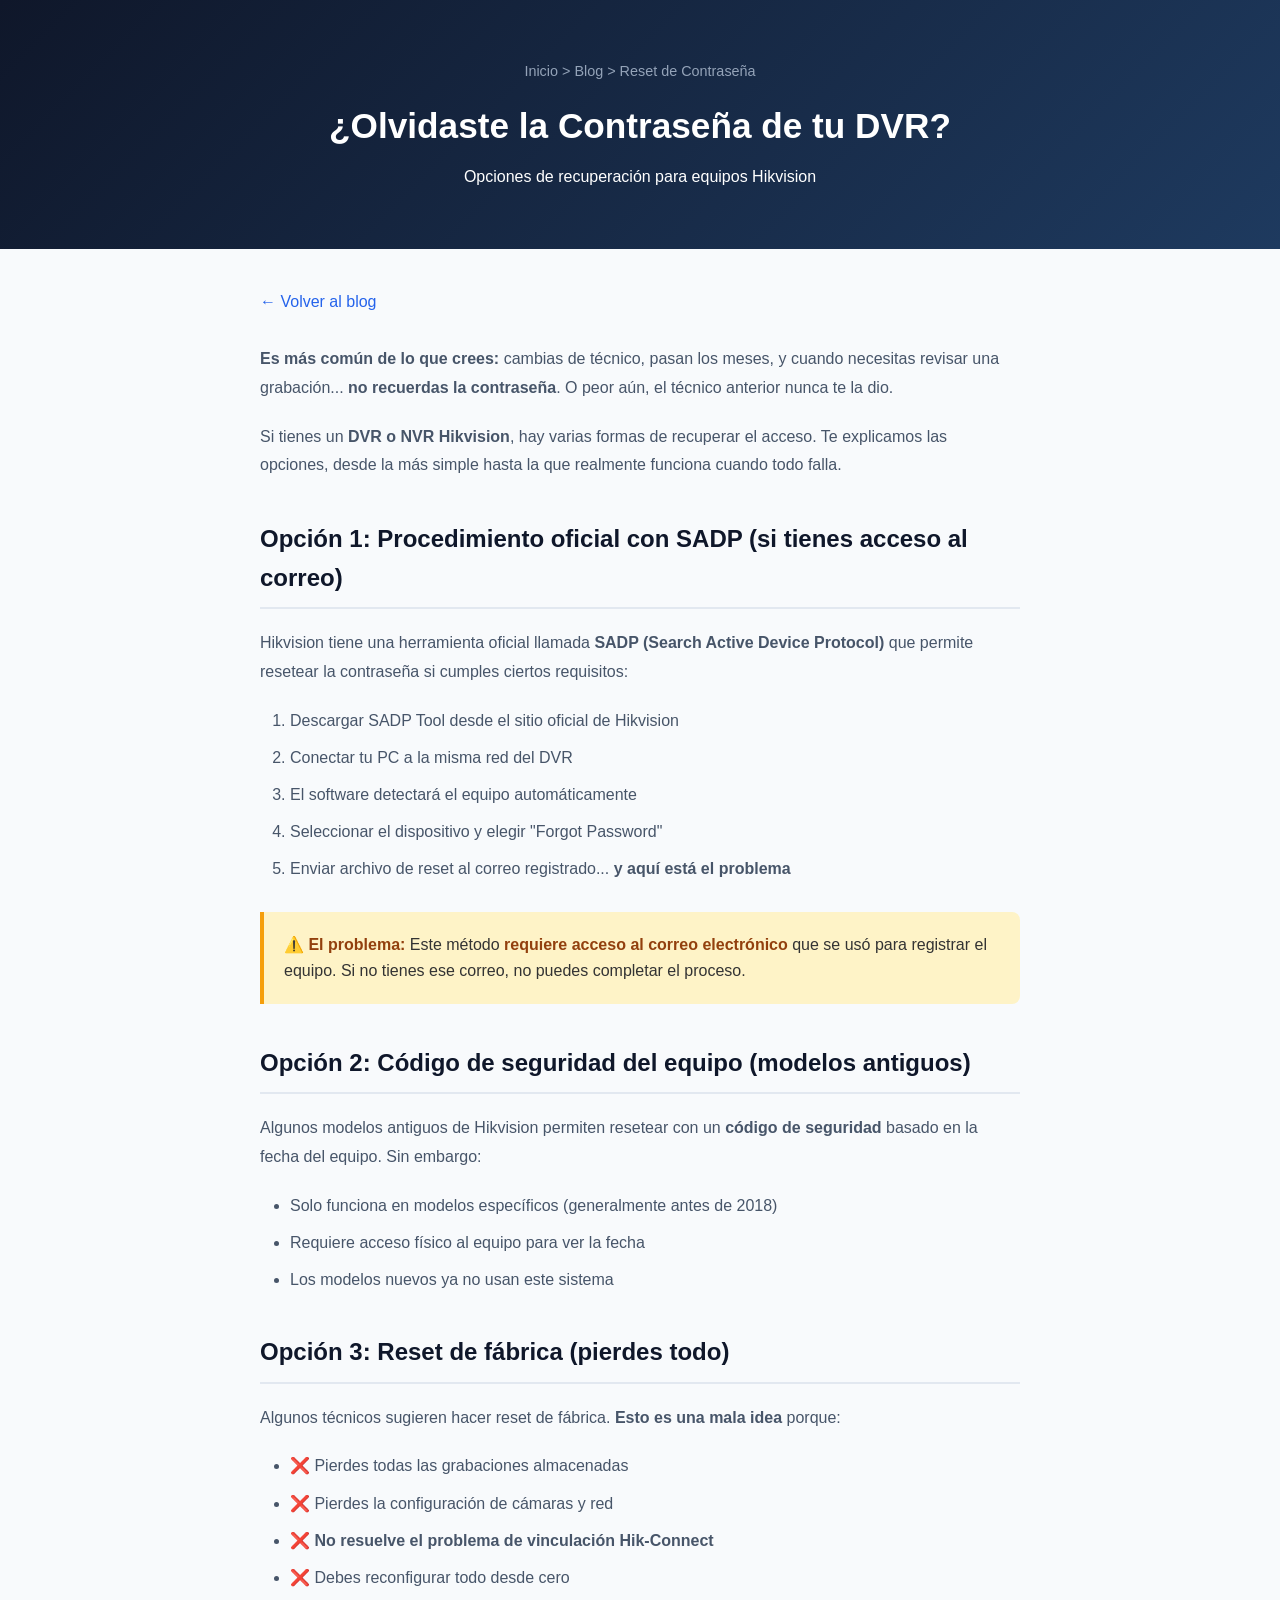
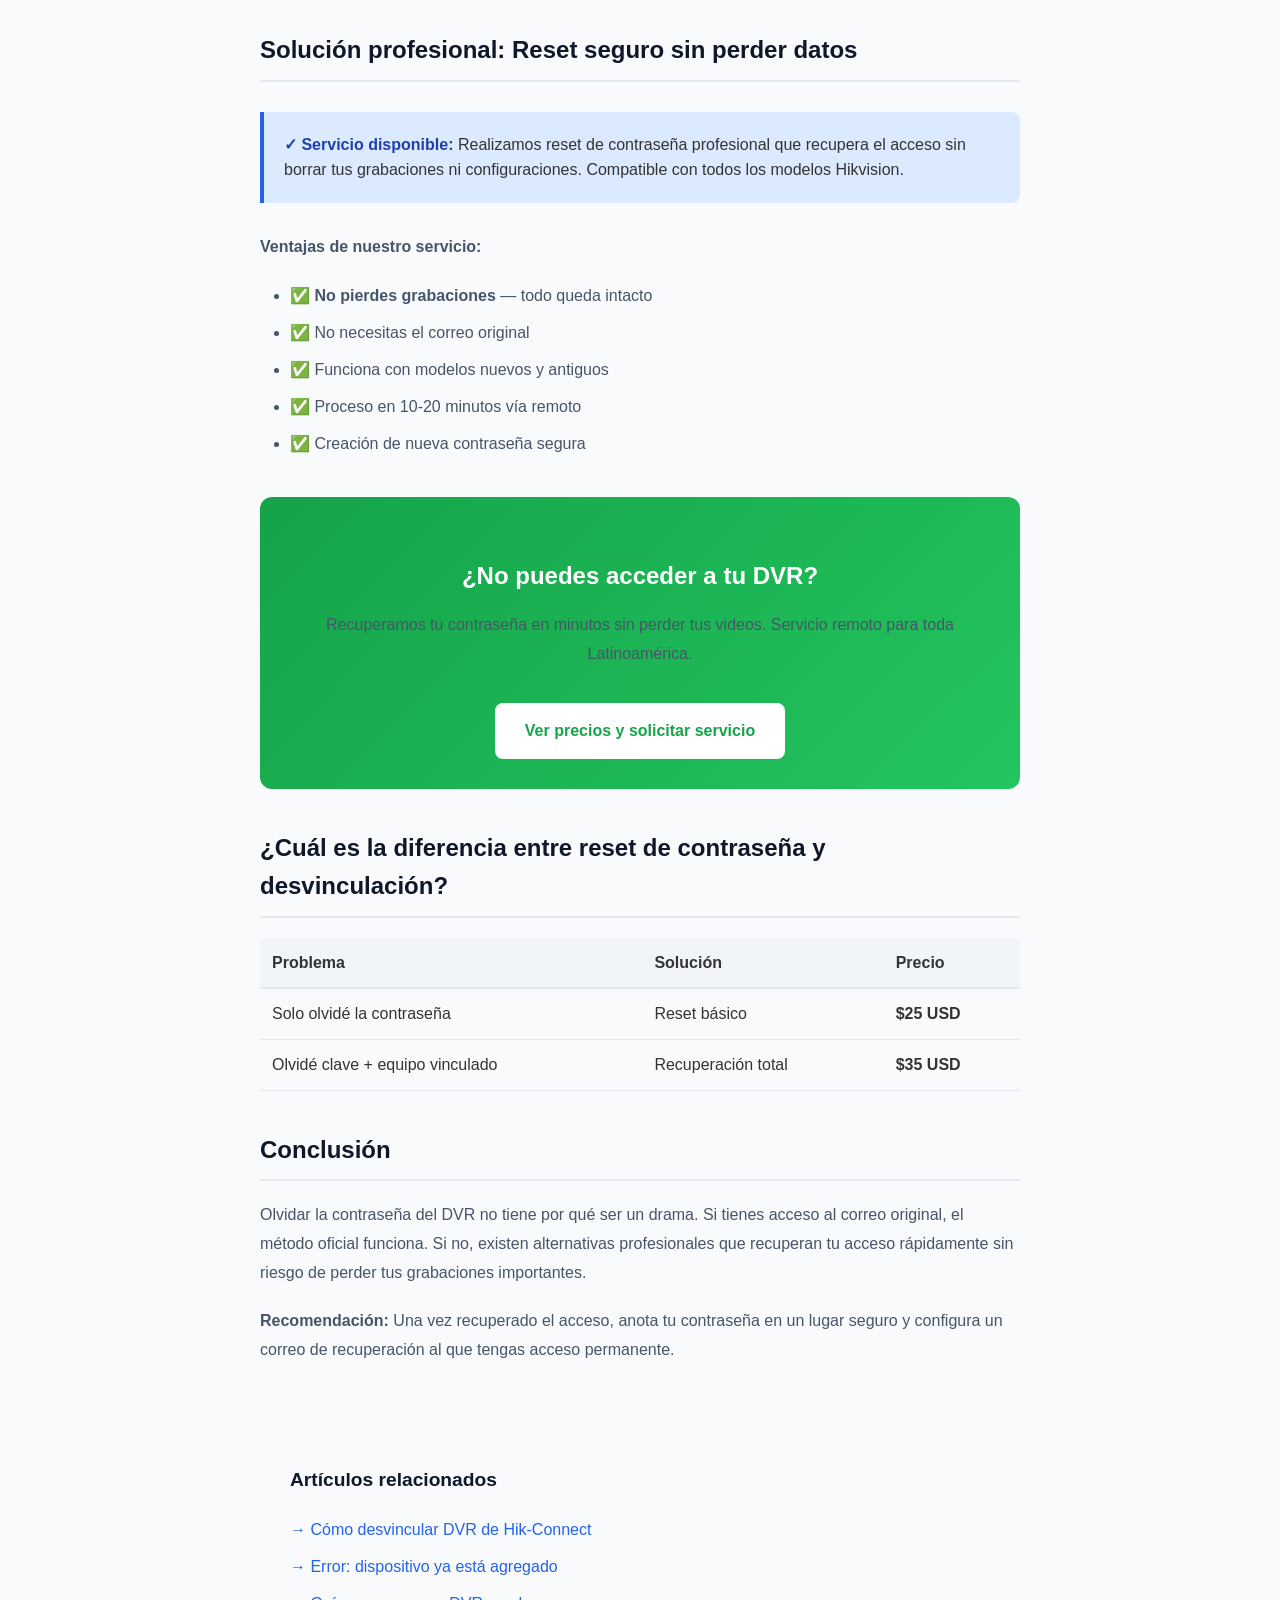
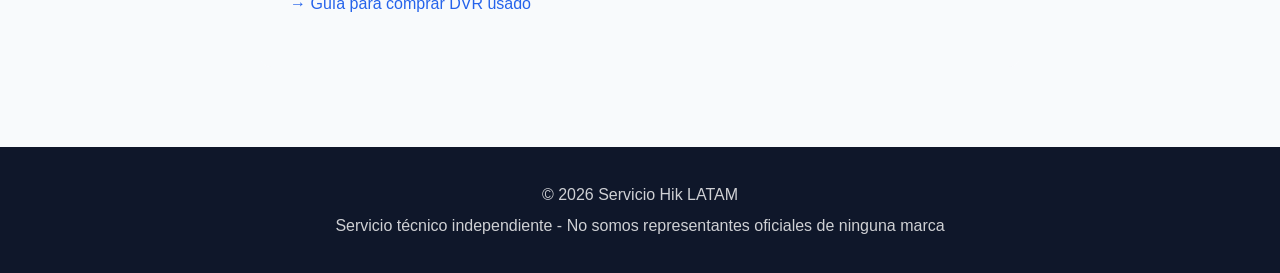
<file: blog/reset-password-dvr.html>
<!DOCTYPE html>
<html lang="es">
<head>
    <meta charset="UTF-8">
    <meta name="viewport" content="width=device-width, initial-scale=1.0">
    <title>¿Olvidaste la Contraseña de tu DVR? | Recuperación de Acceso 2026</title>
    <meta name="description" content="Métodos para recuperar la contraseña de tu DVR Hikvision. Desde el procedimiento oficial hasta soluciones profesionales cuando no tienes acceso al correo.">
    <meta name="keywords" content="reset password dvr, recuperar contraseña hikvision, olvide clave dvr, resetear dvr, password hikvision">
    <link rel="stylesheet" href="../style.css">
    <style>
        .article-container { max-width: 800px; margin: 0 auto; padding: 40px 20px; }
        .article-header { background: linear-gradient(135deg, #0f172a 0%, #1e3a5f 100%); color: white; padding: 60px 20px; text-align: center; }
        .article-header h1 { font-size: 2.2rem; margin-bottom: 15px; line-height: 1.3; }
        .breadcrumb { color: #94a3b8; font-size: 0.9rem; margin-bottom: 20px; }
        .content h2 { color: #0f172a; margin: 40px 0 20px; font-size: 1.5rem; border-bottom: 2px solid #e2e8f0; padding-bottom: 10px; }
        .content h3 { color: #334155; margin: 30px 0 15px; font-size: 1.2rem; }
        .content p { margin-bottom: 20px; line-height: 1.8; color: #475569; }
        .content ul, .content ol { margin-bottom: 20px; padding-left: 30px; color: #475569; }
        .content li { margin-bottom: 10px; line-height: 1.7; }
        
        .warning-box { background: #fef3c7; border-left: 4px solid #f59e0b; padding: 20px; margin: 30px 0; border-radius: 0 8px 8px 0; }
        .warning-box strong { color: #92400e; }
        
        .solution-box { background: #dbeafe; border-left: 4px solid #2563eb; padding: 20px; margin: 30px 0; border-radius: 0 8px 8px 0; }
        .solution-box strong { color: #1e40af; }
        
        .cta-box { background: linear-gradient(135deg, #16a34a 0%, #22c55e 100%); color: white; padding: 30px; border-radius: 12px; text-align: center; margin: 40px 0; }
        .cta-box h3 { font-size: 1.5rem; margin-bottom: 15px; color: white; }
        .btn-article { display: inline-block; background: white; color: #16a34a; padding: 15px 30px; text-decoration: none; border-radius: 8px; font-weight: 700; margin-top: 15px; }
        
        .back-link { display: inline-block; margin-bottom: 30px; color: #2563eb; text-decoration: none; }
        .back-link:hover { text-decoration: underline; }
        
        .related-articles { background: #f8fafc; padding: 30px; border-radius: 12px; margin: 40px 0; }
        .related-articles h3 { color: #0f172a; margin-bottom: 20px; }
        .related-articles ul { list-style: none; padding: 0; }
        .related-articles li { margin-bottom: 10px; }
        .related-articles a { color: #2563eb; text-decoration: none; }
        .related-articles a:hover { text-decoration: underline; }
    </style>
</head>
<body>

    <header class="article-header">
        <div class="breadcrumb">Inicio > Blog > Reset de Contraseña</div>
        <h1>¿Olvidaste la Contraseña de tu DVR?</h1>
        <p>Opciones de recuperación para equipos Hikvision</p>
    </header>

    <article class="article-container content">
        
        <a href="index.html" class="back-link">← Volver al blog</a>

        <p><strong>Es más común de lo que crees:</strong> cambias de técnico, pasan los meses, y cuando necesitas revisar una grabación... <strong>no recuerdas la contraseña</strong>. O peor aún, el técnico anterior nunca te la dio.</p>

        <p>Si tienes un <strong>DVR o NVR Hikvision</strong>, hay varias formas de recuperar el acceso. Te explicamos las opciones, desde la más simple hasta la que realmente funciona cuando todo falla.</p>

        <h2>Opción 1: Procedimiento oficial con SADP (si tienes acceso al correo)</h2>

        <p>Hikvision tiene una herramienta oficial llamada <strong>SADP (Search Active Device Protocol)</strong> que permite resetear la contraseña si cumples ciertos requisitos:</p>

        <ol>
            <li>Descargar SADP Tool desde el sitio oficial de Hikvision</li>
            <li>Conectar tu PC a la misma red del DVR</li>
            <li>El software detectará el equipo automáticamente</li>
            <li>Seleccionar el dispositivo y elegir "Forgot Password"</li>
            <li>Enviar archivo de reset al correo registrado... <strong>y aquí está el problema</strong></li>
        </ol>

        <div class="warning-box">
            <strong>⚠️ El problema:</strong> Este método <strong>requiere acceso al correo electrónico</strong> que se usó para registrar el equipo. Si no tienes ese correo, no puedes completar el proceso.
        </div>

        <h2>Opción 2: Código de seguridad del equipo (modelos antiguos)</h2>

        <p>Algunos modelos antiguos de Hikvision permiten resetear con un <strong>código de seguridad</strong> basado en la fecha del equipo. Sin embargo:</p>

        <ul>
            <li>Solo funciona en modelos específicos (generalmente antes de 2018)</li>
            <li>Requiere acceso físico al equipo para ver la fecha</li>
            <li>Los modelos nuevos ya no usan este sistema</li>
        </ul>

        <h2>Opción 3: Reset de fábrica (pierdes todo)</h2>

        <p>Algunos técnicos sugieren hacer reset de fábrica. <strong>Esto es una mala idea</strong> porque:</p>

        <ul>
            <li>❌ Pierdes todas las grabaciones almacenadas</li>
            <li>❌ Pierdes la configuración de cámaras y red</li>
            <li>❌ <strong>No resuelve el problema de vinculación Hik-Connect</strong></li>
            <li>❌ Debes reconfigurar todo desde cero</li>
        </ul>

        <h2>Solución profesional: Reset seguro sin perder datos</h2>

        <div class="solution-box">
            <strong>✓ Servicio disponible:</strong> Realizamos reset de contraseña profesional que recupera el acceso sin borrar tus grabaciones ni configuraciones. Compatible con todos los modelos Hikvision.
        </div>

        <p><strong>Ventajas de nuestro servicio:</strong></p>

        <ul>
            <li>✅ <strong>No pierdes grabaciones</strong> — todo queda intacto</li>
            <li>✅ No necesitas el correo original</li>
            <li>✅ Funciona con modelos nuevos y antiguos</li>
            <li>✅ Proceso en 10-20 minutos vía remoto</li>
            <li>✅ Creación de nueva contraseña segura</li>
        </ul>

        <div class="cta-box">
            <h3>¿No puedes acceder a tu DVR?</h3>
            <p>Recuperamos tu contraseña en minutos sin perder tus videos. Servicio remoto para toda Latinoamérica.</p>
            <a href="../precios/" class="btn-article">Ver precios y solicitar servicio</a>
        </div>

        <h2>¿Cuál es la diferencia entre reset de contraseña y desvinculación?</h2>

        <table style="width: 100%; border-collapse: collapse; margin: 20px 0;">
            <tr style="background: #f1f5f9;">
                <th style="padding: 12px; text-align: left; border-bottom: 2px solid #e2e8f0;">Problema</th>
                <th style="padding: 12px; text-align: left; border-bottom: 2px solid #e2e8f0;">Solución</th>
                <th style="padding: 12px; text-align: left; border-bottom: 2px solid #e2e8f0;">Precio</th>
            </tr>
            <tr>
                <td style="padding: 12px; border-bottom: 1px solid #e2e8f0;">Solo olvidé la contraseña</td>
                <td style="padding: 12px; border-bottom: 1px solid #e2e8f0;">Reset básico</td>
                <td style="padding: 12px; border-bottom: 1px solid #e2e8f0;"><strong>$25 USD</strong></td>
            </tr>
            <tr style="background: #f8fafc;">
                <td style="padding: 12px; border-bottom: 1px solid #e2e8f0;">Olvidé clave + equipo vinculado</td>
                <td style="padding: 12px; border-bottom: 1px solid #e2e8f0;">Recuperación total</td>
                <td style="padding: 12px; border-bottom: 1px solid #e2e8f0;"><strong>$35 USD</strong></td>
            </tr>
        </table>

        <h2>Conclusión</h2>

        <p>Olvidar la contraseña del DVR no tiene por qué ser un drama. Si tienes acceso al correo original, el método oficial funciona. Si no, existen alternativas profesionales que recuperan tu acceso rápidamente sin riesgo de perder tus grabaciones importantes.</p>

        <p><strong>Recomendación:</strong> Una vez recuperado el acceso, anota tu contraseña en un lugar seguro y configura un correo de recuperación al que tengas acceso permanente.</p>

        <div class="related-articles">
            <h3>Artículos relacionados</h3>
            <ul>
                <li><a href="desvincular-hikvision.html">→ Cómo desvincular DVR de Hik-Connect</a></li>
                <li><a href="error-dispositivo-vinculado.html">→ Error: dispositivo ya está agregado</a></li>
                <li><a href="comprar-dvr-segunda-mano.html">→ Guía para comprar DVR usado</a></li>
            </ul>
        </div>

    </article>

    <footer style="background: #0f172a; color: white; text-align: center; padding: 30px;">
        <p>© 2026 Servicio Hik LATAM</p>
        <p>Servicio técnico independiente - No somos representantes oficiales de ninguna marca</p>
    </footer>

</body>
</html>
</file>
<file: style.css>
/* Reset básico */
* {
    margin: 0;
    padding: 0;
    box-sizing: border-box;
}

body {
    font-family: 'Segoe UI', Tahoma, Geneva, Verdana, sans-serif;
    line-height: 1.6;
    color: #333;
    background-color: #f8fafc;
}

.container {
    max-width: 1200px;
    margin: 0 auto;
    padding: 0 20px;
}

/* Hero Section */
.hero {
    background: linear-gradient(135deg, #0f172a 0%, #1e3a5f 100%);
    color: white;
    padding: 80px 20px;
    text-align: center;
}

.hero h1 {
    font-size: 2.5rem;
    margin-bottom: 20px;
    font-weight: 700;
}

.subtitle {
    font-size: 1.3rem;
    margin-bottom: 15px;
    opacity: 0.95;
}

.highlight {
    color: #60a5fa;
    font-weight: 600;
    margin-bottom: 30px;
}

.btn-primary {
    display: inline-block;
    background: #16a34a;
    color: white;
    padding: 16px 32px;
    text-decoration: none;
    border-radius: 8px;
    font-weight: 600;
    font-size: 1.1rem;
    transition: transform 0.2s, box-shadow 0.2s;
}

.btn-primary:hover {
    transform: translateY(-2px);
    box-shadow: 0 10px 20px rgba(0,0,0,0.2);
}

/* Problems Section */
.problems {
    padding: 60px 20px;
    background: white;
}

.problems h2 {
    text-align: center;
    font-size: 2rem;
    margin-bottom: 40px;
    color: #0f172a;
}

.grid {
    display: grid;
    grid-template-columns: repeat(auto-fit, minmax(300px, 1fr));
    gap: 30px;
}

.card {
    background: #f1f5f9;
    padding: 30px;
    border-radius: 12px;
    text-align: center;
    border-left: 4px solid #2563eb;
}

.card h3 {
    color: #0f172a;
    margin-bottom: 15px;
    font-size: 1.3rem;
}

/* How it Works */
.how-it-works {
    padding: 60px 20px;
    background: #f8fafc;
}

.how-it-works h2 {
    text-align: center;
    font-size: 2rem;
    margin-bottom: 40px;
    color: #0f172a;
}

.steps {
    display: grid;
    grid-template-columns: repeat(auto-fit, minmax(250px, 1fr));
    gap: 30px;
}

.step {
    background: white;
    padding: 30px;
    border-radius: 12px;
    text-align: center;
    box-shadow: 0 4px 6px rgba(0,0,0,0.1);
}

.number {
    display: inline-block;
    width: 40px;
    height: 40px;
    background: #2563eb;
    color: white;
    border-radius: 50%;
    line-height: 40px;
    font-weight: bold;
    margin-bottom: 15px;
    font-size: 1.2rem;
}

.step h3 {
    color: #0f172a;
    margin-bottom: 10px;
}

/* Trust Section */
.trust {
    padding: 60px 20px;
    background: white;
}

.trust h2 {
    text-align: center;
    font-size: 2rem;
    margin-bottom: 30px;
    color: #0f172a;
}

.trust ul {
    list-style: none;
    max-width: 600px;
    margin: 0 auto 30px;
}

.trust li {
    padding: 10px 0;
    font-size: 1.1rem;
    border-bottom: 1px solid #e2e8f0;
}

.legal-note {
    text-align: center;
    color: #64748b;
    font-size: 0.9rem;
    max-width: 800px;
    margin: 0 auto;
    font-style: italic;
}

/* CTA Section */
.cta {
    background: linear-gradient(135deg, #1e40af 0%, #3b82f6 100%);
    color: white;
    padding: 60px 20px;
    text-align: center;
}

.cta h2 {
    font-size: 2rem;
    margin-bottom: 15px;
}

.cta p {
    font-size: 1.2rem;
    margin-bottom: 25px;
    opacity: 0.95;
}

.btn-whatsapp {
    display: inline-block;
    background: #25d366;
    color: white;
    padding: 18px 36px;
    text-decoration: none;
    border-radius: 50px;
    font-weight: 700;
    font-size: 1.2rem;
    transition: transform 0.2s;
}

.btn-whatsapp:hover {
    transform: scale(1.05);
}

.small {
    margin-top: 20px;
    font-size: 0.9rem;
    opacity: 0.9;
}

/* Footer */
footer {
    background: #0f172a;
    color: white;
    text-align: center;
    padding: 30px 20px;
}

footer p {
    margin: 5px 0;
    opacity: 0.8;
}

/* Responsive */
@media (max-width: 768px) {
    .hero h1 {
        font-size: 1.8rem;
    }
    
    .subtitle {
        font-size: 1.1rem;
    }
    
    .grid, .steps {
        grid-template-columns: 1fr;
    }
}
</file>
